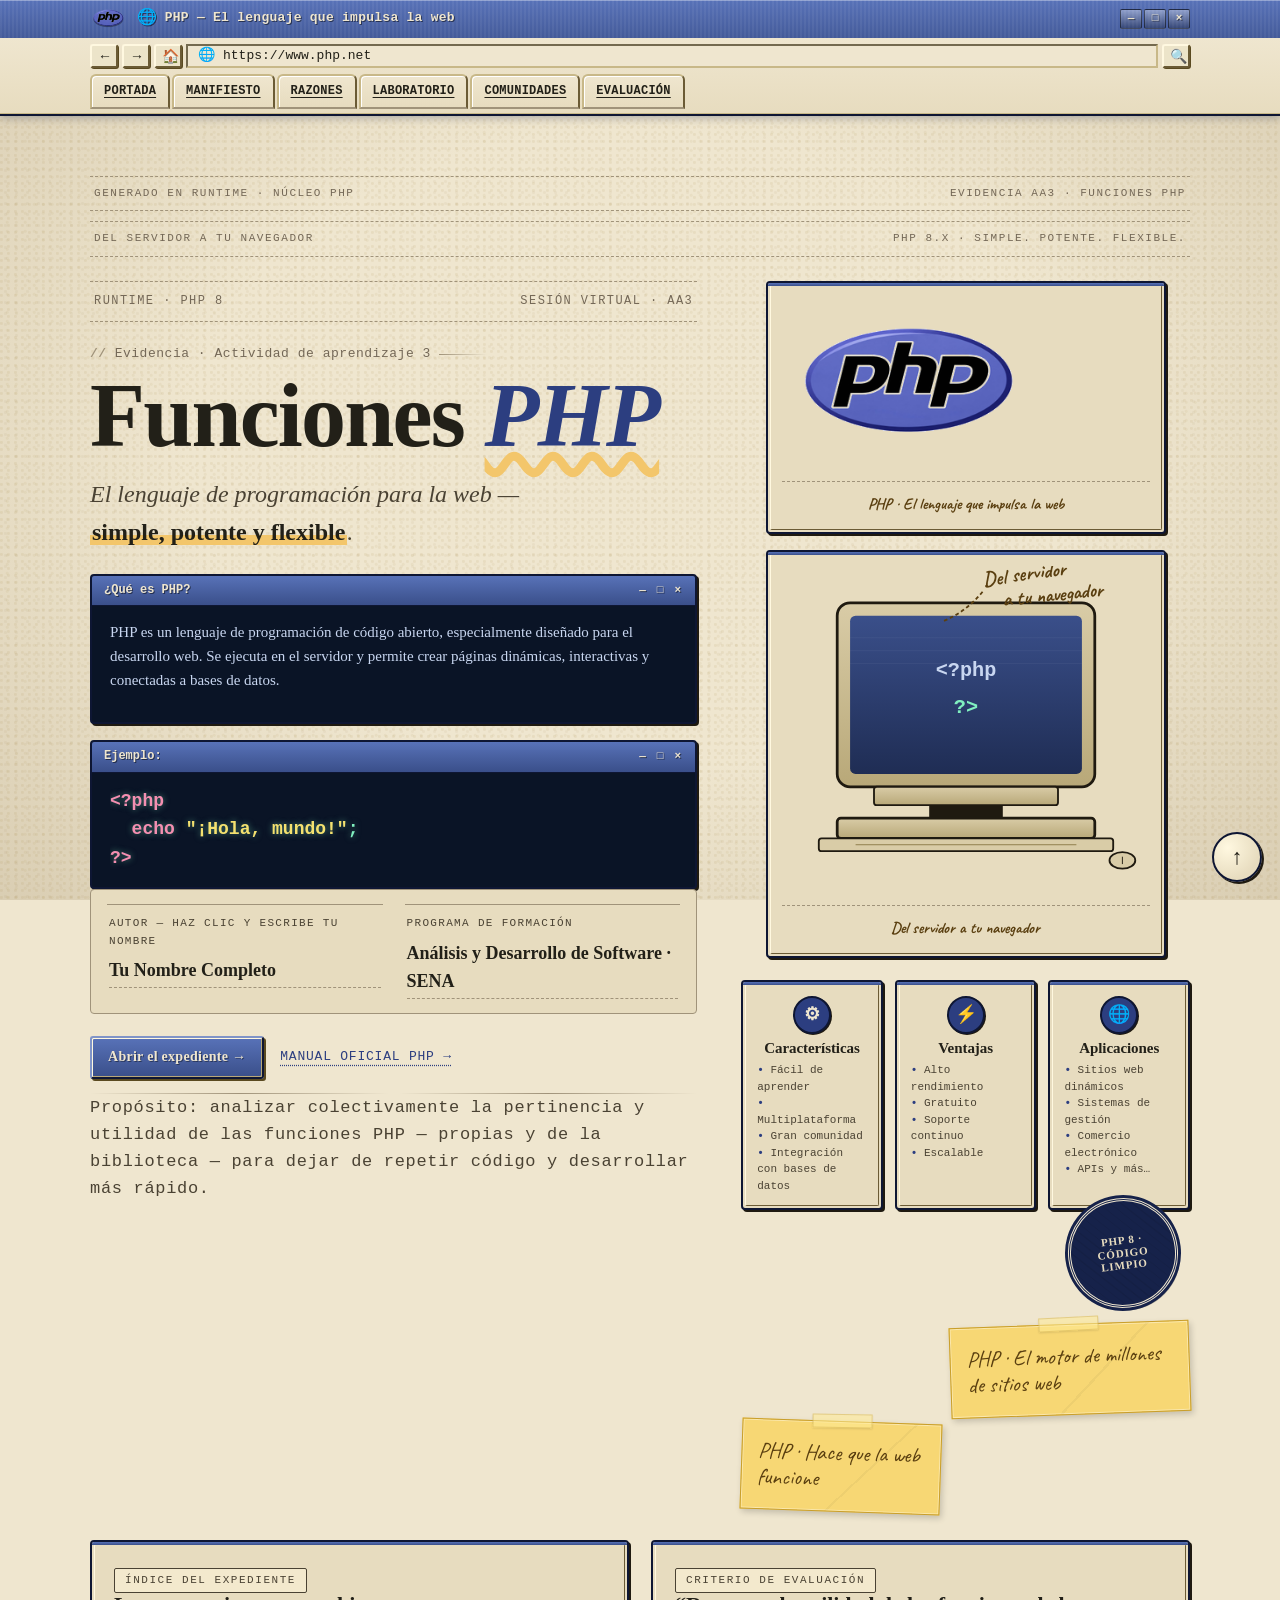
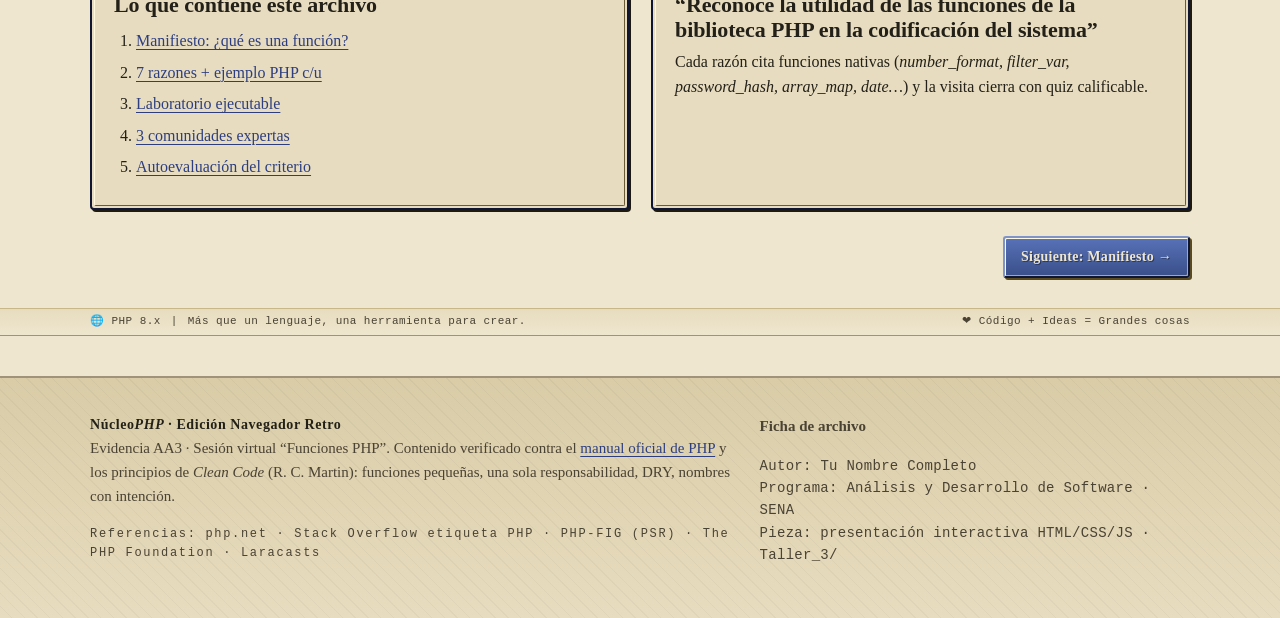
<file: index.html>
<!DOCTYPE html>
<html lang="es">
<head>
  <meta charset="UTF-8">
  <meta name="viewport" content="width=device-width, initial-scale=1.0">
  <title>PHP · El lenguaje que impulsa la web — Portada</title>
  <meta name="description" content="Presentación interactiva estilo navegador retro: Funciones PHP, Evidencia AA3. Portada.">

  <!-- Favicons -->
  <link rel="icon" href="assets/img/favicon.svg" type="image/svg+xml">
  <link rel="icon" href="assets/img/favicon-32.png" sizes="32x32" type="image/png">
  <link rel="apple-touch-icon" href="assets/img/favicon-180.png">

  <link rel="preconnect" href="https://fonts.googleapis.com">
  <link rel="preconnect" href="https://fonts.gstatic.com" crossorigin>
  <link href="https://fonts.googleapis.com/css2?family=Caveat:wght@500;700&family=Special+Elite&display=swap" rel="stylesheet">
  <link rel="stylesheet" href="css/tokens.css">
  <link rel="stylesheet" href="css/base.css">
  <link rel="stylesheet" href="css/components.css">
  <link rel="stylesheet" href="css/sections.css">
  <link rel="stylesheet" href="css/effects.css">
</head>
<body>

  <div class="loader" id="loader" role="status" aria-label="Cargando presentación">
    <div class="loader-box">
      <div class="brand">php · <b>El lenguaje que impulsa la web</b></div>
      <div class="loader-type" id="loaderType">Cargando php.net 8.x…</div>
      <div class="loader-bar"><i id="loaderBar"></i></div>
    </div>
  </div>

  <!-- Barra de título del navegador retro -->
  <div class="window-titlebar">
    <div class="window-titlebar-inner">
      <picture class="window-logo">
        <source srcset="assets/img/php-logo.png" media="(min-width: 480px)">
        <img src="assets/img/php-logo@2x.png" alt="Logo del lenguaje PHP: óvalo azul con el texto php en cursiva" width="64" height="42">
      </picture>
      <span class="window-icon" aria-hidden="true">🌐</span>
      <span class="window-title">PHP — El lenguaje que impulsa la web</span>
      <span class="window-controls" aria-hidden="true"><span>—</span><span>□</span><span>×</span></span>
    </div>
    <!-- Barra de herramientas / URL -->
    <div class="window-toolbar">
      <div class="toolbar-row">
        <button class="tool-btn" aria-label="Atrás">←</button>
        <button class="tool-btn" aria-label="Adelante">→</button>
        <button class="tool-btn" aria-label="Inicio">🏠</button>
        <div class="url-bar">
          <span>🌐</span>
          <input type="text" value="https://www.php.net" aria-label="Dirección" disabled>
        </div>
        <button class="tool-btn" aria-label="Buscar">🔍</button>
      </div>
      <!-- Pestañas de capítulos -->
      <div class="window-tabs">
        <nav class="nav-links" aria-label="Capítulos">
          <a href="index.html" class="active">Portada</a>
          <a href="manifiesto.html">Manifiesto</a>
          <a href="razones.html">Razones</a>
          <a href="laboratorio.html">Laboratorio</a>
          <a href="comunidades.html">Comunidades</a>
          <a href="evaluacion.html">Evaluación</a>
        </nav>
      </div>
    </div>
    <div class="progress-ribbon"><i id="progressBar"></i></div>
  </div>

  <main>
    <section class="chapter hero wrap" id="portada" data-chapter>
      <div class="imprint" aria-label="Pie de imprenta">
        <span>Generado en runtime · Núcleo PHP</span>
        <span>Evidencia AA3 · Funciones PHP</span>
      </div>

      <div class="imprint" style="margin-top:10px" aria-label="Run banner">
        <span>Del servidor a tu navegador</span>
        <span>PHP 8.x · Simple. Potente. Flexible.</span>
      </div>

      <div class="hero-stage">
        <div>
          <div class="hero-issue">
            <span>Runtime · PHP 8</span>
            <span>Sesión virtual · AA3</span>
          </div>

          <p class="kicker">Evidencia · Actividad de aprendizaje 3</p>
          <h1 class="hero-behemoth">Funciones <em>PHP</em></h1>
          <p class="hero-dek">El lenguaje de programación para la web — <b>simple, potente y flexible</b>.</p>

          <div class="hero-window">
            <header class="window-tab"><span>¿Qué es PHP?</span><span class="wc">— □ ×</span></header>
            <div class="window-body">
              <p>PHP es un lenguaje de programación de código abierto, especialmente diseñado para el desarrollo web. Se ejecuta en el servidor y permite crear páginas dinámicas, interactivas y conectadas a bases de datos.</p>
            </div>
          </div>

          <div class="hero-window">
            <header class="window-tab"><span>Ejemplo:</span><span class="wc">— □ ×</span></header>
            <div class="window-body example-body">
              <pre><code><span class="tok-k">&lt;?php</span>
  <span class="tok-k">echo</span> <span class="tok-s">"¡Hola, mundo!"</span>;
<span class="tok-k">?&gt;</span></code></pre>
            </div>
          </div>

          <div class="hero-ledger">
            <div>
              <small>Autor — haz clic y escribe tu nombre</small>
              <div contenteditable="true" data-author spellcheck="false">Tu Nombre Completo</div>
            </div>
            <div>
              <small>Programa de formación</small>
              <div contenteditable="true" spellcheck="false">Análisis y Desarrollo de Software · SENA</div>
            </div>
          </div>

          <div class="hero-cta">
            <a class="btn btn-wax" href="razones.html" style="text-decoration:none">Abrir el expediente →</a>
            <a class="hero-link" href="https://www.php.net/manual/es/language.functions.php" target="_blank" rel="noopener">Manual oficial PHP →</a>
          </div>

          <div class="rule"></div>
          <p style="font-size:17px;color:var(--ink-soft);font-family:var(--font-type);letter-spacing:.04em">Propósito: analizar colectivamente la pertinencia y utilidad de las funciones PHP — propias y de la biblioteca — para dejar de repetir código y desarrollar más rápido.</p>
        </div>

        <div class="stage-side">
          <!-- Logo PHP oficial (imagen recortada con fondo transparente) -->
          <figure class="plate framed reveal" aria-label="Logo PHP">
            <picture>
              <source srcset="assets/img/php-logo.png" media="(min-width: 480px)">
              <img src="assets/img/php-logo@2x.png"
                   alt="Logo oficial del lenguaje PHP: óvalo azul con el texto php en cursiva color crema"
                   width="256" height="168">
            </picture>
            <figcaption>PHP · El lenguaje que impulsa la web</figcaption>
          </figure>

          <!-- Computadora CRT -->
          <figure class="plate framed reveal" aria-label="Computadora CRT">
            <svg viewBox="0 0 400 360" role="img" aria-label="Computadora con consola PHP">
              <defs>
                <linearGradient id="beigeGrad" x1="0" y1="0" x2="0" y2="1">
                  <stop offset="0" stop-color="#d9cca7"/>
                  <stop offset="1" stop-color="#b8a878"/>
                </linearGradient>
                <linearGradient id="crtScreen" x1="0" y1="0" x2="0" y2="1">
                  <stop offset="0" stop-color="#3a4f8a"/>
                  <stop offset="1" stop-color="#1f2d54"/>
                </linearGradient>
              </defs>
              <!-- Monitor -->
              <rect x="60" y="40" width="280" height="200" rx="14" fill="url(#beigeGrad)" stroke="#1f1a10" stroke-width="3"/>
              <rect x="74" y="54" width="252" height="172" rx="6" fill="url(#crtScreen)"/>
              <!-- Texto en pantalla -->
              <text x="200" y="120" text-anchor="middle" font-family="'Courier New', monospace" font-size="22" font-weight="700" fill="#c8d6f0">&lt;?php</text>
              <text x="200" y="160" text-anchor="middle" font-family="'Courier New', monospace" font-size="22" font-weight="700" fill="#80f0c0">?&gt;</text>
              <!-- Scanlines -->
              <line x1="74" y1="78" x2="326" y2="78" stroke="rgba(255,255,255,0.05)" stroke-width="1"/>
              <line x1="74" y1="92" x2="326" y2="92" stroke="rgba(255,255,255,0.05)" stroke-width="1"/>
              <line x1="74" y1="106" x2="326" y2="106" stroke="rgba(255,255,255,0.05)" stroke-width="1"/>
              <!-- Base del monitor -->
              <rect x="100" y="240" width="200" height="20" rx="3" fill="url(#beigeGrad)" stroke="#1f1a10" stroke-width="2"/>
              <rect x="160" y="260" width="80" height="14" fill="#1f1a10"/>
              <rect x="60" y="274" width="280" height="22" rx="4" fill="url(#beigeGrad)" stroke="#1f1a10" stroke-width="3"/>
              <!-- Teclado -->
              <rect x="40" y="296" width="320" height="14" rx="3" fill="#d9cca7" stroke="#1f1a10" stroke-width="2"/>
              <!-- Líneas de teclas -->
              <line x1="80" y1="303" x2="320" y2="303" stroke="#8b7a45" stroke-width="1"/>
              <!-- Mouse -->
              <ellipse cx="370" cy="320" rx="14" ry="9" fill="#d9cca7" stroke="#1f1a10" stroke-width="2"/>
              <line x1="370" y1="316" x2="370" y2="324" stroke="#1f1a10" stroke-width="1"/>
              <!-- Anotación manuscrita -->
              <text x="220" y="22" font-family="'Caveat', cursive" font-size="22" font-weight="700" fill="#5a3f10" transform="rotate(-8 220 22)">Del servidor</text>
              <text x="240" y="44" font-family="'Caveat', cursive" font-size="22" font-weight="700" fill="#5a3f10" transform="rotate(-6 240 44)">a tu navegador</text>
              <path d="M218 28 Q 200 50 175 60" stroke="#5a3f10" stroke-width="2" fill="none" stroke-dasharray="4 3"/>
            </svg>
            <figcaption>Del servidor a tu navegador</figcaption>
          </figure>

          <!-- Tres columnas de bullets -->
          <div class="hero-cards">
            <div class="hero-card framed">
              <div class="hero-card-icon"><span>⚙</span></div>
              <h2>Características</h2>
              <ul>
                <li>Fácil de aprender</li>
                <li>Multiplataforma</li>
                <li>Gran comunidad</li>
                <li>Integración con bases de datos</li>
              </ul>
            </div>
            <div class="hero-card framed">
              <div class="hero-card-icon"><span>⚡</span></div>
              <h2>Ventajas</h2>
              <ul>
                <li>Alto rendimiento</li>
                <li>Gratuito</li>
                <li>Soporte continuo</li>
                <li>Escalable</li>
              </ul>
            </div>
            <div class="hero-card framed">
              <div class="hero-card-icon"><span>🌐</span></div>
              <h2>Aplicaciones</h2>
              <ul>
                <li>Sitios web dinámicos</li>
                <li>Sistemas de gestión</li>
                <li>Comercio electrónico</li>
                <li>APIs y más…</li>
              </ul>
            </div>
          </div>

          <!-- Sello redondo rojo/oficial -->
          <div class="seal stamp-in">PHP 8 · Código limpio</div>

          <!-- Notas adhesivas manuscritas -->
          <div class="sticky sticky-right">
            PHP · El motor de millones de sitios web
          </div>
          <div class="sticky sticky-left">
            PHP · Hace que la web funcione
          </div>
        </div>
      </div>

      <div class="dossier-row">
        <div class="ticket framed reveal">
          <span class="tag">Índice del expediente</span>
          <h3>Lo que contiene este archivo</h3>
          <ol>
            <li><a href="manifiesto.html">Manifiesto: ¿qué es una función?</a></li>
            <li><a href="razones.html">7 razones + ejemplo PHP c/u</a></li>
            <li><a href="laboratorio.html">Laboratorio ejecutable</a></li>
            <li><a href="comunidades.html">3 comunidades expertas</a></li>
            <li><a href="evaluacion.html">Autoevaluación del criterio</a></li>
          </ol>
        </div>
        <div class="ticket framed reveal">
          <span class="tag">Criterio de evaluación</span>
          <h3>“Reconoce la utilidad de las funciones de la biblioteca PHP en la codificación del sistema”</h3>
          <p style="font-size:16px">Cada razón cita funciones nativas (<i>number_format, filter_var, password_hash, array_map, date…</i>) y la visita cierra con quiz calificable.</p>
        </div>
      </div>
      <div style="display:flex;justify-content:flex-end;gap:10px;margin-top:26px;flex-wrap:wrap">
        <a class="btn btn-wax" href="manifiesto.html" style="text-decoration:none">Siguiente: Manifiesto →</a>
      </div>
    </section>
  </main>

  <!-- Footer estilo barra de estado del navegador -->
  <div class="window-statusbar">
    <div class="wrap window-statusbar-inner">
      <span>🌐 PHP 8.x</span>
      <span>|</span>
      <span>Más que un lenguaje, una herramienta para crear.</span>
      <span style="margin-left:auto">❤ Código + Ideas = Grandes cosas</span>
    </div>
  </div>

  <footer class="footer">
    <div class="wrap footer-grid">
      <div>
        <div class="brand">Núcleo<b>PHP</b> · Edición Navegador Retro</div>
        <p>Evidencia AA3 · Sesión virtual “Funciones PHP”. Contenido verificado contra el <a href="https://www.php.net/manual/es/language.functions.php" target="_blank" rel="noopener">manual oficial de PHP</a> y los principios de <i>Clean Code</i> (R. C. Martin): funciones pequeñas, una sola responsabilidad, DRY, nombres con intención.</p>
        <p style="font-family:var(--font-type);font-size:12px;letter-spacing:.14em">Referencias: php.net · Stack Overflow etiqueta PHP · PHP-FIG (PSR) · The PHP Foundation · Laracasts</p>
      </div>
      <div>
        <p><b>Ficha de archivo</b></p>
        <p style="font-family:var(--font-type);font-size:14px;letter-spacing:.02em">Autor: <span data-author>Tu Nombre Completo</span><br>Programa: Análisis y Desarrollo de Software · SENA<br>Pieza: presentación interactiva HTML/CSS/JS · Taller_3/</p>
      </div>
    </div>
  </footer>

  <button class="to-top" id="toTop" aria-label="Volver arriba">↑</button>

  <script src="js/data.js"></script>
  <script src="js/navigation.js"></script>
  <script src="js/effects.js"></script>
  <script src="js/codelab.js"></script>
  <script src="js/quiz.js"></script>
  <script src="js/app.js"></script>
</body>
</html>
</file>
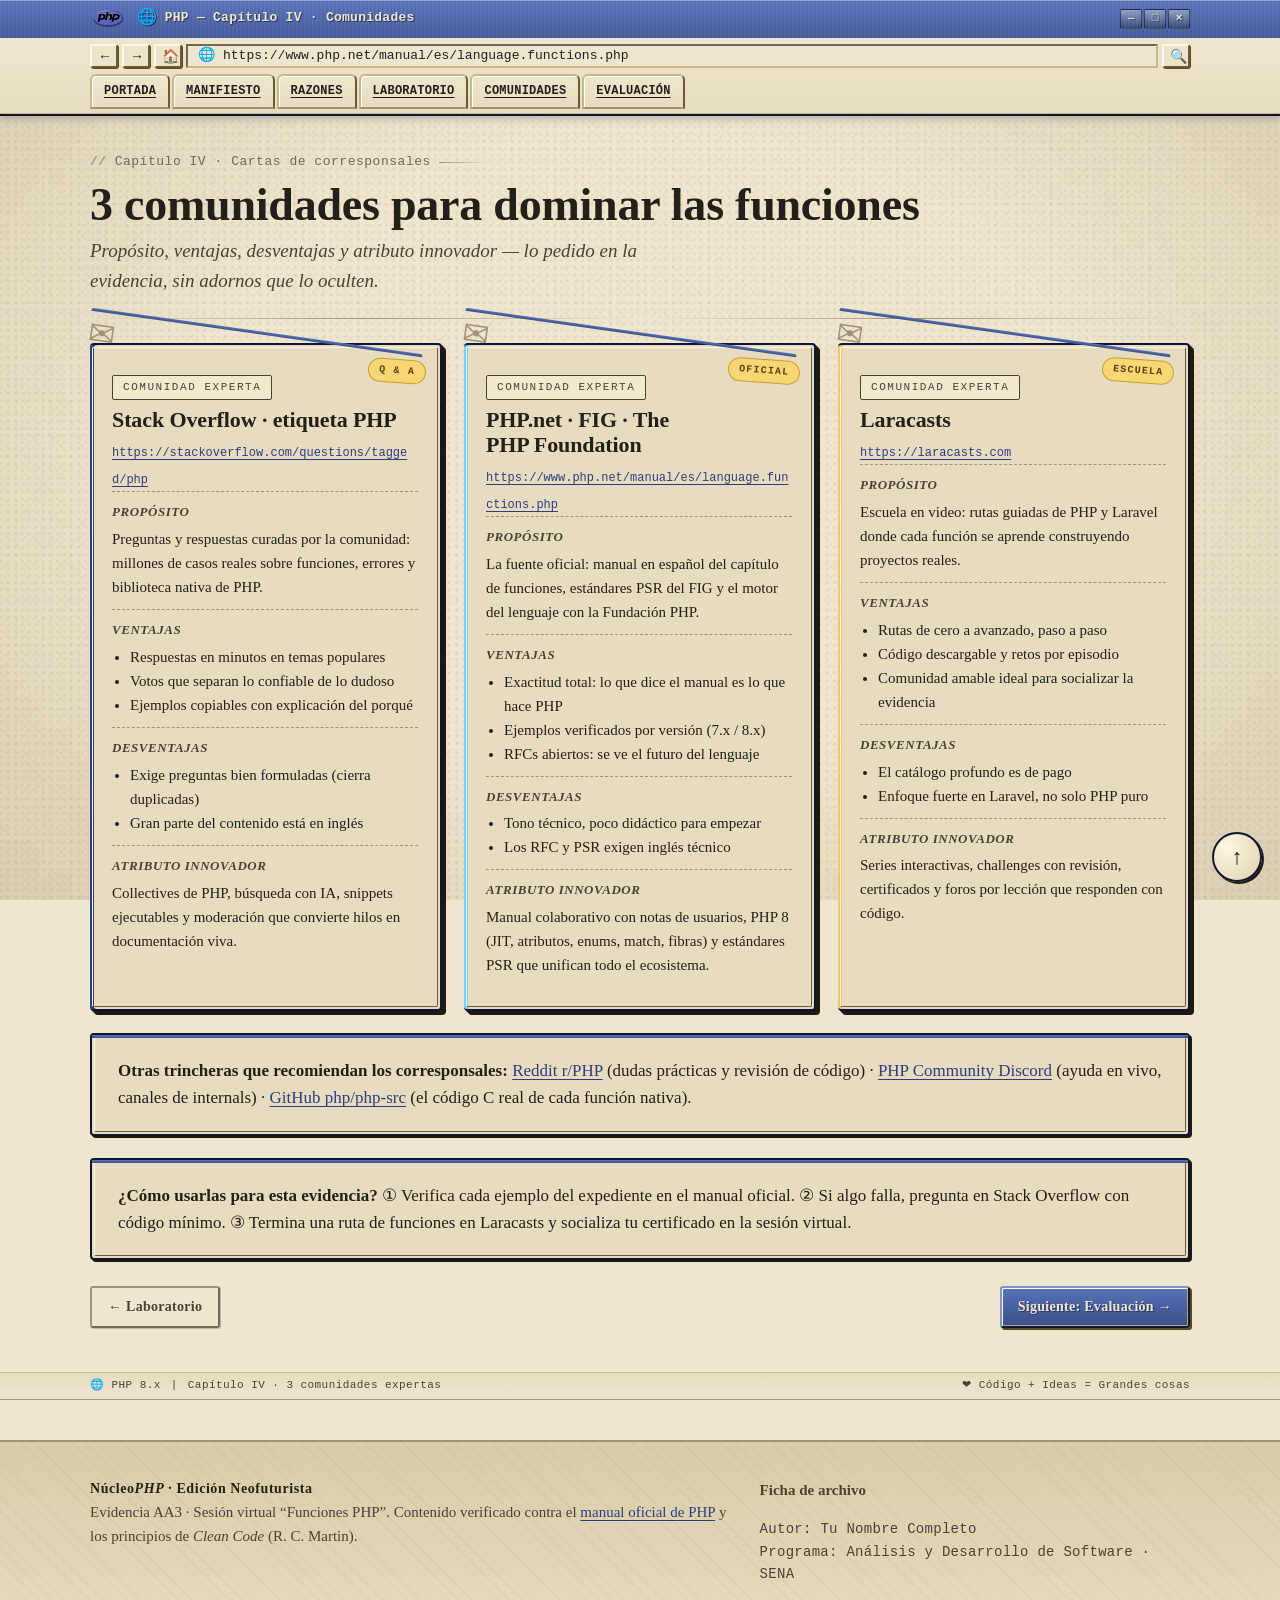
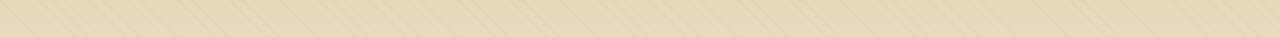
<file: comunidades.html>
<!DOCTYPE html>
<html lang="es">
<head>
  <meta charset="UTF-8">
  <meta name="viewport" content="width=device-width, initial-scale=1.0">
  <title>Capítulo IV · Comunidades — Funciones PHP</title>
  <meta name="description" content="3 comunidades expertas para dominar funciones PHP. Evidencia AA3.">

  <!-- Favicons -->
  <link rel="icon" href="assets/img/favicon.svg" type="image/svg+xml">
  <link rel="icon" href="assets/img/favicon-32.png" sizes="32x32" type="image/png">
  <link rel="apple-touch-icon" href="assets/img/favicon-180.png">

  <link rel="preconnect" href="https://fonts.googleapis.com">
  <link rel="preconnect" href="https://fonts.gstatic.com" crossorigin>
  <link href="https://fonts.googleapis.com/css2?family=Caveat:wght@500;700&family=Special+Elite&display=swap" rel="stylesheet">
  <link rel="stylesheet" href="css/tokens.css">
  <link rel="stylesheet" href="css/base.css">
  <link rel="stylesheet" href="css/components.css">
  <link rel="stylesheet" href="css/sections.css">
  <link rel="stylesheet" href="css/effects.css">
</head>
<body>

  <div class="loader" id="loader" role="status" aria-label="Cargando presentación">
    <div class="loader-box">
      <div class="brand">núcleo <b>PHP 8</b> · Funciones</div>
      <div class="loader-type" id="loaderType">Inicializando runtime…</div>
      <div class="loader-bar"><i id="loaderBar"></i></div>
    </div>
  </div>

  <div class="window-titlebar">
    <div class="window-titlebar-inner">
      <picture class="window-logo">
        <source srcset="assets/img/php-logo.png" media="(min-width: 480px)">
        <img src="assets/img/php-logo@2x.png" alt="Logo del lenguaje PHP: óvalo azul con el texto php en cursiva" width="64" height="42">
      </picture>
      <span class="window-icon" aria-hidden="true">🌐</span>
      <span class="window-title">PHP — Capítulo IV · Comunidades</span>
      <span class="window-controls" aria-hidden="true"><span>—</span><span>□</span><span>×</span></span>
    </div>
    <div class="window-toolbar">
      <div class="toolbar-row">
        <button class="tool-btn" aria-label="Atrás">←</button>
        <button class="tool-btn" aria-label="Adelante">→</button>
        <button class="tool-btn" aria-label="Inicio">🏠</button>
        <div class="url-bar">
          <span>🌐</span>
          <input type="text" value="https://www.php.net/manual/es/language.functions.php" aria-label="Dirección" disabled>
        </div>
        <button class="tool-btn" aria-label="Buscar">🔍</button>
      </div>
      <div class="window-tabs">
        <nav class="nav-links" aria-label="Capítulos">
          <a href="index.html">Portada</a>
          <a href="manifiesto.html">Manifiesto</a>
          <a href="razones.html">Razones</a>
          <a href="laboratorio.html">Laboratorio</a>
          <a href="comunidades.html" class="active">Comunidades</a>
          <a href="evaluacion.html">Evaluación</a>
        </nav>
      </div>
    </div>
    <div class="progress-ribbon"><i id="progressBar"></i></div>
  </div>

  <main>
    <section class="chapter wrap" id="comunidades" data-chapter>
      <p class="kicker reveal">Capítulo IV · Cartas de corresponsales</p>
      <h2 class="chapter-title reveal">3 comunidades para dominar las funciones</h2>
      <p class="chapter-sub reveal">Propósito, ventajas, desventajas y atributo innovador — lo pedido en la evidencia, sin adornos que lo oculten.</p>
      <div class="rule"></></div>
      <div class="community-grid" id="communityMount"></div>
      <div class="framed definition reveal" style="margin-top:22px;padding:22px 26px">
        <b>Otras trincheras que recomiendan los corresponsales:</b>
        <a href="https://www.reddit.com/r/PHP/" target="_blank" rel="noopener">Reddit r/PHP</a> (dudas prácticas y revisión de código) ·
        <a href="https://phpc.chat/" target="_blank" rel="noopener">PHP Community Discord</a> (ayuda en vivo, canales de internals) ·
        <a href="https://github.com/php/php-src" target="_blank" rel="noopener">GitHub php/php-src</a> (el código C real de cada función nativa).
      </div>
      <div class="framed definition reveal" style="margin-top:22px;padding:22px 26px">
        <b>¿Cómo usarlas para esta evidencia?</b> ① Verifica cada ejemplo del expediente en el manual oficial. ② Si algo falla, pregunta en Stack Overflow con código mínimo. ③ Termina una ruta de funciones en Laracasts y socializa tu certificado en la sesión virtual.
      </div>
      <div style="display:flex;justify-content:space-between;gap:10px;margin-top:26px;flex-wrap:wrap">
        <a class="btn btn-ghost" href="laboratorio.html" style="text-decoration:none">← Laboratorio</a>
        <a class="btn btn-wax" href="evaluacion.html" style="text-decoration:none">Siguiente: Evaluación →</a>
      </div>
    </section>
  </main>

  <!-- Statusbar estilo barra inferior del navegador -->
  <div class="window-statusbar">
    <div class="wrap window-statusbar-inner">
      <span>🌐 PHP 8.x</span>
      <span>|</span>
      <span>Capítulo IV · 3 comunidades expertas</span>
      <span style="margin-left:auto">❤ Código + Ideas = Grandes cosas</span>
    </div>
  </div>

  <footer class="footer">
    <div class="wrap footer-grid">
      <div>
        <div class="brand">Núcleo<b>PHP</b> · Edición Neofuturista</div>
        <p>Evidencia AA3 · Sesión virtual “Funciones PHP”. Contenido verificado contra el <a href="https://www.php.net/manual/es/language.functions.php" target="_blank" rel="noopener">manual oficial de PHP</a> y los principios de <i>Clean Code</i> (R. C. Martin).</p>
      </div>
      <div>
        <p><b>Ficha de archivo</b></p>
        <p style="font-family:var(--font-type);font-size:14px;letter-spacing:.02em">Autor: <span data-author>Tu Nombre Completo</span><br>Programa: Análisis y Desarrollo de Software · SENA</p>
      </div>
    </div>
  </footer>

  <button class="to-top" id="toTop" aria-label="Volver arriba">↑</button>

  <script src="js/data.js"></script>
  <script src="js/navigation.js"></script>
  <script src="js/effects.js"></script>
  <script src="js/codelab.js"></script>
  <script src="js/quiz.js"></script>
  <script src="js/app.js"></script>
</body>
</html>
</file>
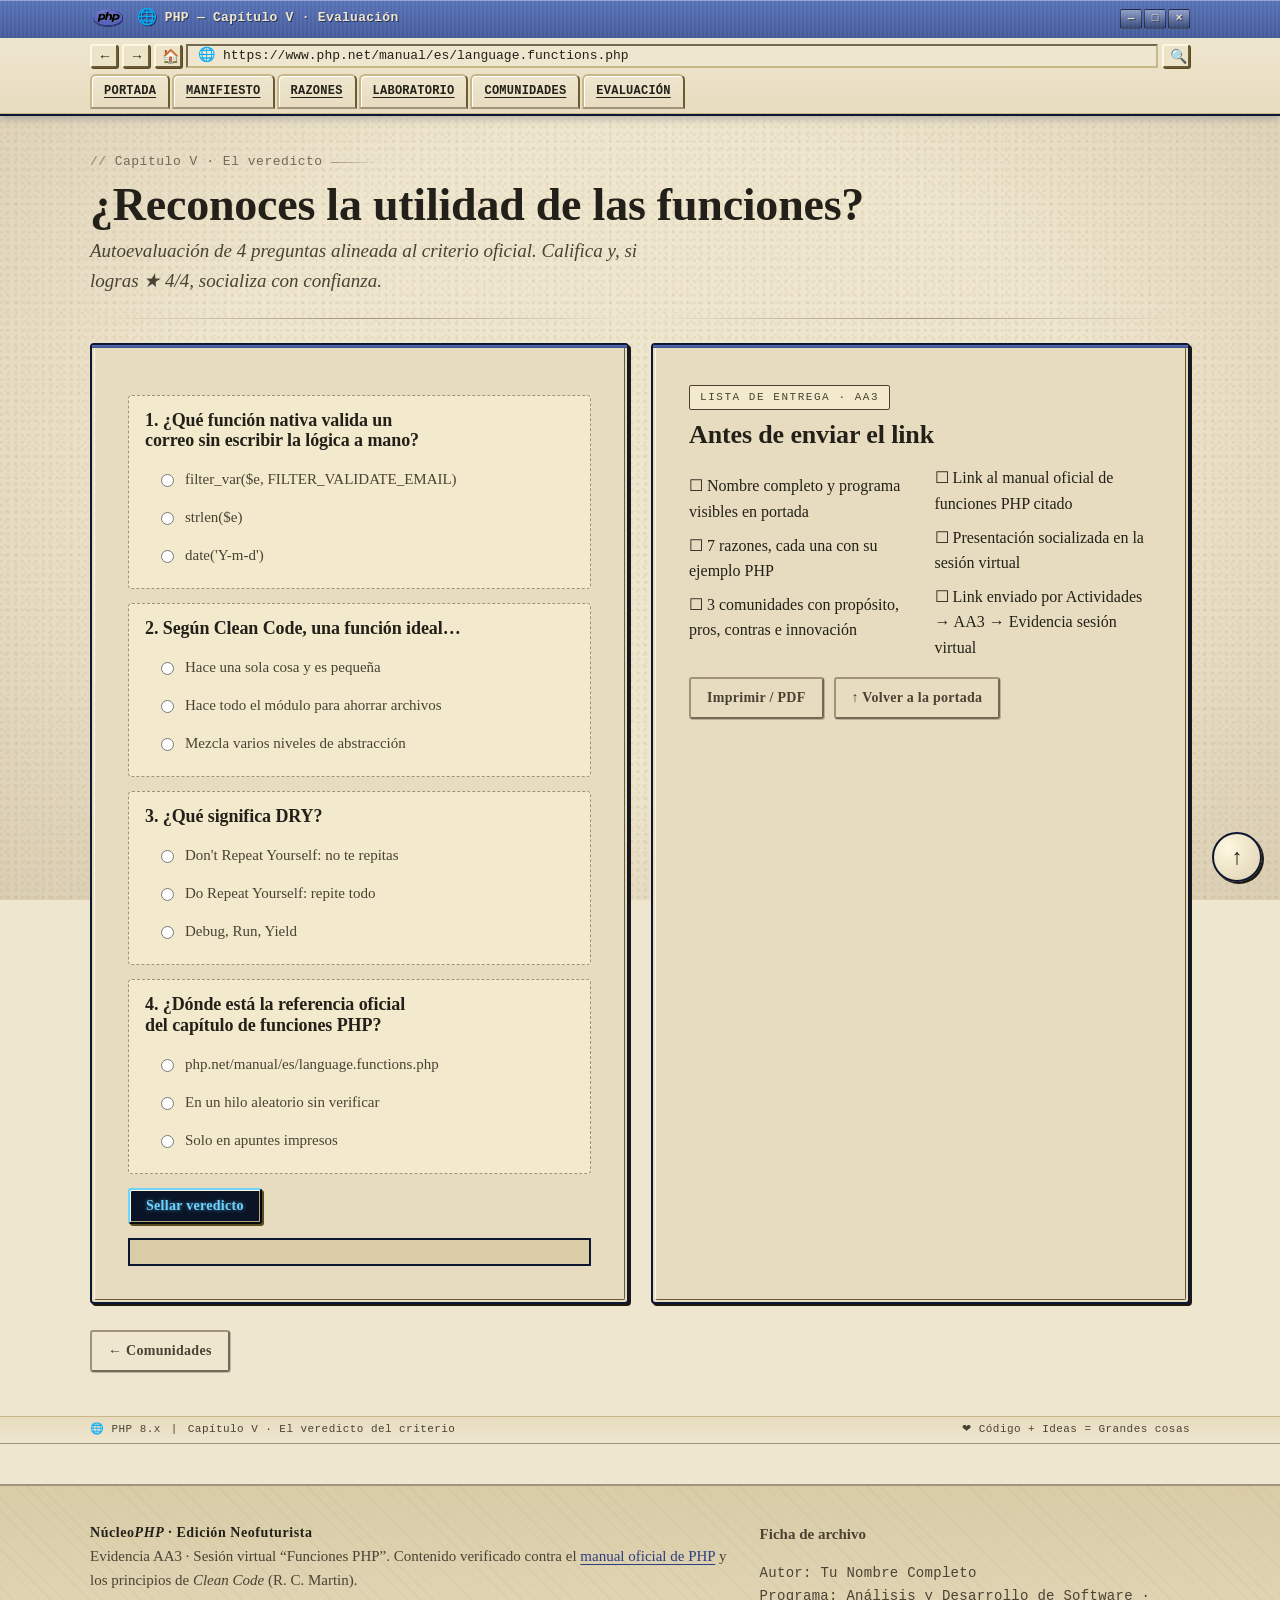
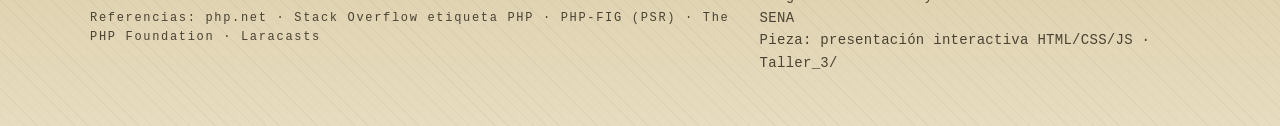
<file: evaluacion.html>
<!DOCTYPE html>
<html lang="es">
<head>
  <meta charset="UTF-8">
  <meta name="viewport" content="width=device-width, initial-scale=1.0">
  <title>Capítulo V · Evaluación — Funciones PHP</title>
  <meta name="description" content="Autoevaluación del criterio y lista de entrega. Evidencia AA3.">

  <!-- Favicons -->
  <link rel="icon" href="assets/img/favicon.svg" type="image/svg+xml">
  <link rel="icon" href="assets/img/favicon-32.png" sizes="32x32" type="image/png">
  <link rel="apple-touch-icon" href="assets/img/favicon-180.png">

  <link rel="preconnect" href="https://fonts.googleapis.com">
  <link rel="preconnect" href="https://fonts.gstatic.com" crossorigin>
  <link href="https://fonts.googleapis.com/css2?family=Caveat:wght@500;700&family=Special+Elite&display=swap" rel="stylesheet">
  <link rel="stylesheet" href="css/tokens.css">
  <link rel="stylesheet" href="css/base.css">
  <link rel="stylesheet" href="css/components.css">
  <link rel="stylesheet" href="css/sections.css">
  <link rel="stylesheet" href="css/effects.css">
</head>
<body>

  <div class="loader" id="loader" role="status" aria-label="Cargando presentación">
    <div class="loader-box">
      <div class="brand">núcleo <b>PHP 8</b> · Funciones</div>
      <div class="loader-type" id="loaderType">Inicializando runtime…</div>
      <div class="loader-bar"><i id="loaderBar"></i></div>
    </div>
  </div>

  <div class="window-titlebar">
    <div class="window-titlebar-inner">
      <picture class="window-logo">
        <source srcset="assets/img/php-logo.png" media="(min-width: 480px)">
        <img src="assets/img/php-logo@2x.png" alt="Logo del lenguaje PHP: óvalo azul con el texto php en cursiva" width="64" height="42">
      </picture>
      <span class="window-icon" aria-hidden="true">🌐</span>
      <span class="window-title">PHP — Capítulo V · Evaluación</span>
      <span class="window-controls" aria-hidden="true"><span>—</span><span>□</span><span>×</span></span>
    </div>
    <div class="window-toolbar">
      <div class="toolbar-row">
        <button class="tool-btn" aria-label="Atrás">←</button>
        <button class="tool-btn" aria-label="Adelante">→</button>
        <button class="tool-btn" aria-label="Inicio">🏠</button>
        <div class="url-bar">
          <span>🌐</span>
          <input type="text" value="https://www.php.net/manual/es/language.functions.php" aria-label="Dirección" disabled>
        </div>
        <button class="tool-btn" aria-label="Buscar">🔍</button>
      </div>
      <div class="window-tabs">
        <nav class="nav-links" aria-label="Capítulos">
          <a href="index.html">Portada</a>
          <a href="manifiesto.html">Manifiesto</a>
          <a href="razones.html">Razones</a>
          <a href="laboratorio.html">Laboratorio</a>
          <a href="comunidades.html">Comunidades</a>
          <a href="evaluacion.html" class="active">Evaluación</a>
        </nav>
      </div>
    </div>
    <div class="progress-ribbon"><i id="progressBar"></i></div>
  </div>

  <main>
    <section class="chapter wrap" id="evaluacion" data-chapter>
      <p class="kicker reveal">Capítulo V · El veredicto</p>
      <h2 class="chapter-title reveal">¿Reconoces la utilidad de las funciones?</h2>
      <p class="chapter-sub reveal">Autoevaluación de 4 preguntas alineada al criterio oficial. Califica y, si logras ★ 4/4, socializa con confianza.</p>
      <div class="rule"></></div>
      <div class="two-col" style="margin-top:24px">
        <div class="framed quiz reveal">
          <div id="quizMount"></div>
          <button class="btn btn-brass" id="quizGrade">Sellar veredicto</button>
          <div class="quiz-result" id="quizResult"></div>
        </div>
        <div class="framed quiz reveal">
          <span class="tag">Lista de entrega · AA3</span>
          <h3 style="font-size:26px;margin:10px 0">Antes de enviar el link</h3>
          <ul class="checklist">
            <li>☐ Nombre completo y programa visibles en portada</li>
            <li>☐ 7 razones, cada una con su ejemplo PHP</li>
            <li>☐ 3 comunidades con propósito, pros, contras e innovación</li>
            <li>☐ Link al manual oficial de funciones PHP citado</li>
            <li>☐ Presentación socializada en la sesión virtual</li>
            <li>☐ Link enviado por Actividades → AA3 → Evidencia sesión virtual</li>
          </ul>
          <div style="display:flex;gap:10px;flex-wrap:wrap;margin-top:16px">
            <button class="btn btn-ghost" onclick="print()">Imprimir / PDF</button>
            <a class="btn btn-ghost" href="index.html" style="text-decoration:none">↑ Volver a la portada</a>
          </div>
        </div>
      </div>
      <div style="display:flex;justify-content:flex-start;gap:10px;margin-top:26px;flex-wrap:wrap">
        <a class="btn btn-ghost" href="comunidades.html" style="text-decoration:none">← Comunidades</a>
      </div>
    </section>
  </main>

  <!-- Statusbar estilo barra inferior del navegador -->
  <div class="window-statusbar">
    <div class="wrap window-statusbar-inner">
      <span>🌐 PHP 8.x</span>
      <span>|</span>
      <span>Capítulo V · El veredicto del criterio</span>
      <span style="margin-left:auto">❤ Código + Ideas = Grandes cosas</span>
    </div>
  </div>

  <footer class="footer">
    <div class="wrap footer-grid">
      <div>
        <div class="brand">Núcleo<b>PHP</b> · Edición Neofuturista</div>
        <p>Evidencia AA3 · Sesión virtual “Funciones PHP”. Contenido verificado contra el <a href="https://www.php.net/manual/es/language.functions.php" target="_blank" rel="noopener">manual oficial de PHP</a> y los principios de <i>Clean Code</i> (R. C. Martin).</p>
        <p style="font-family:var(--font-type);font-size:12px;letter-spacing:.14em">Referencias: php.net · Stack Overflow etiqueta PHP · PHP-FIG (PSR) · The PHP Foundation · Laracasts</p>
      </div>
      <div>
        <p><b>Ficha de archivo</b></p>
        <p style="font-family:var(--font-type);font-size:14px;letter-spacing:.02em">Autor: <span data-author>Tu Nombre Completo</span><br>Programa: Análisis y Desarrollo de Software · SENA<br>Pieza: presentación interactiva HTML/CSS/JS · Taller_3/</p>
      </div>
    </div>
  </footer>

  <button class="to-top" id="toTop" aria-label="Volver arriba">↑</button>

  <script src="js/data.js"></script>
  <script src="js/navigation.js"></script>
  <script src="js/effects.js"></script>
  <script src="js/codelab.js"></script>
  <script src="js/quiz.js"></script>
  <script src="js/app.js"></script>
</body>
</html>
</file>
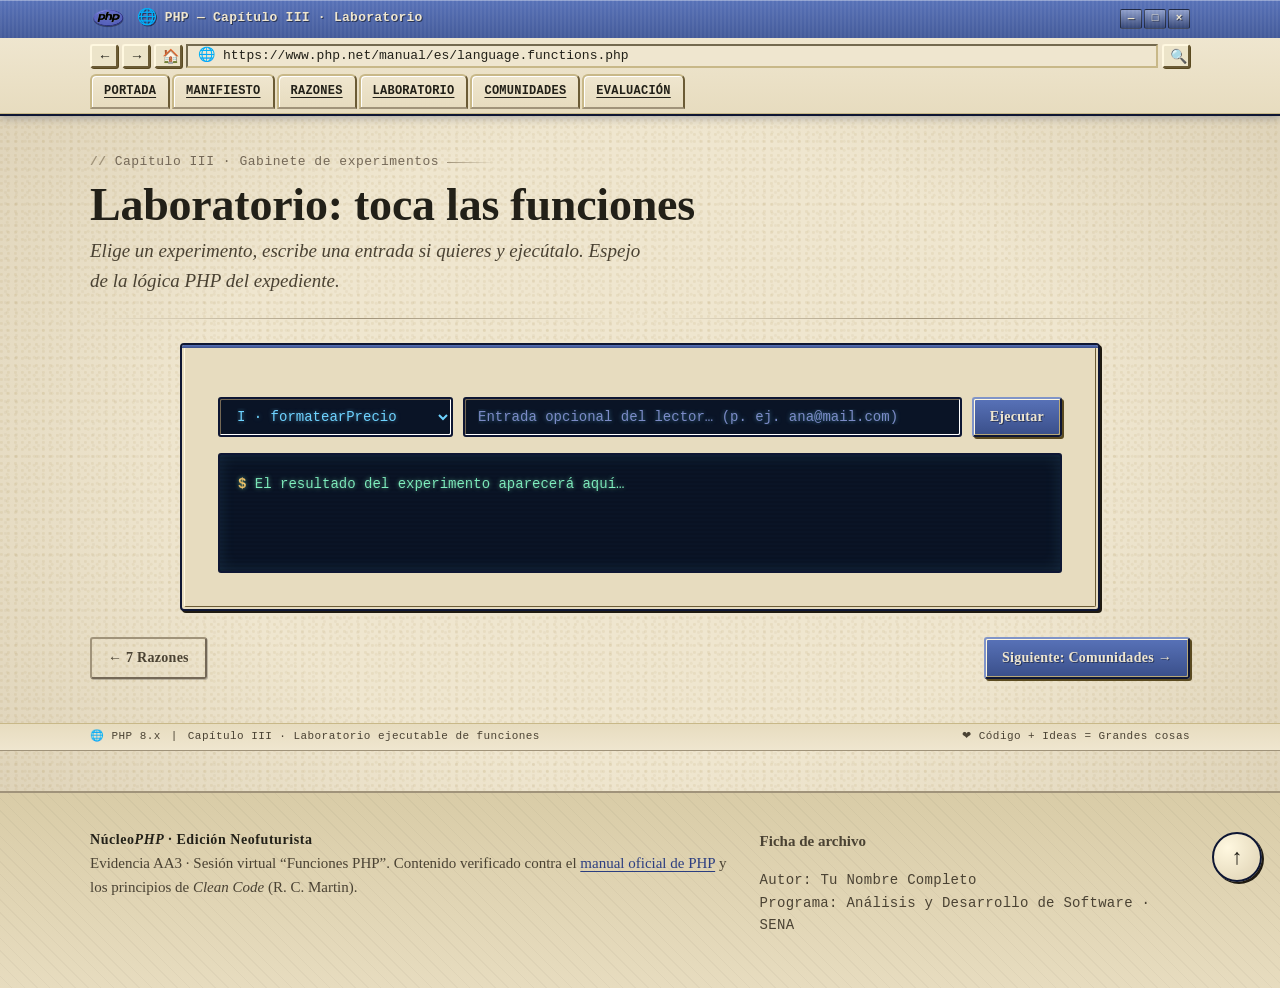
<file: laboratorio.html>
<!DOCTYPE html>
<html lang="es">
<head>
  <meta charset="UTF-8">
  <meta name="viewport" content="width=device-width, initial-scale=1.0">
  <title>Capítulo III · Laboratorio — Funciones PHP</title>
  <meta name="description" content="Laboratorio ejecutable de funciones PHP. Evidencia AA3.">

  <!-- Favicons -->
  <link rel="icon" href="assets/img/favicon.svg" type="image/svg+xml">
  <link rel="icon" href="assets/img/favicon-32.png" sizes="32x32" type="image/png">
  <link rel="apple-touch-icon" href="assets/img/favicon-180.png">

  <link rel="preconnect" href="https://fonts.googleapis.com">
  <link rel="preconnect" href="https://fonts.gstatic.com" crossorigin>
  <link href="https://fonts.googleapis.com/css2?family=Caveat:wght@500;700&family=Special+Elite&display=swap" rel="stylesheet">
  <link rel="stylesheet" href="css/tokens.css">
  <link rel="stylesheet" href="css/base.css">
  <link rel="stylesheet" href="css/components.css">
  <link rel="stylesheet" href="css/sections.css">
  <link rel="stylesheet" href="css/effects.css">
</head>
<body>

  <div class="loader" id="loader" role="status" aria-label="Cargando presentación">
    <div class="loader-box">
      <div class="brand">núcleo <b>PHP 8</b> · Funciones</div>
      <div class="loader-type" id="loaderType">Inicializando runtime…</div>
      <div class="loader-bar"><i id="loaderBar"></i></div>
    </div>
  </div>

  <div class="window-titlebar">
    <div class="window-titlebar-inner">
      <picture class="window-logo">
        <source srcset="assets/img/php-logo.png" media="(min-width: 480px)">
        <img src="assets/img/php-logo@2x.png" alt="Logo del lenguaje PHP: óvalo azul con el texto php en cursiva" width="64" height="42">
      </picture>
      <span class="window-icon" aria-hidden="true">🌐</span>
      <span class="window-title">PHP — Capítulo III · Laboratorio</span>
      <span class="window-controls" aria-hidden="true"><span>—</span><span>□</span><span>×</span></span>
    </div>
    <div class="window-toolbar">
      <div class="toolbar-row">
        <button class="tool-btn" aria-label="Atrás">←</button>
        <button class="tool-btn" aria-label="Adelante">→</button>
        <button class="tool-btn" aria-label="Inicio">🏠</button>
        <div class="url-bar">
          <span>🌐</span>
          <input type="text" value="https://www.php.net/manual/es/language.functions.php" aria-label="Dirección" disabled>
        </div>
        <button class="tool-btn" aria-label="Buscar">🔍</button>
      </div>
      <div class="window-tabs">
        <nav class="nav-links" aria-label="Capítulos">
          <a href="index.html">Portada</a>
          <a href="manifiesto.html">Manifiesto</a>
          <a href="razones.html">Razones</a>
          <a href="laboratorio.html" class="active">Laboratorio</a>
          <a href="comunidades.html">Comunidades</a>
          <a href="evaluacion.html">Evaluación</a>
        </nav>
      </div>
    </div>
    <div class="progress-ribbon"><i id="progressBar"></i></div>
  </div>

  <main>
    <section class="chapter wrap" id="laboratorio" data-chapter>
      <p class="kicker reveal">Capítulo III · Gabinete de experimentos</p>
      <h2 class="chapter-title reveal">Laboratorio: toca las funciones</h2>
      <p class="chapter-sub reveal">Elige un experimento, escribe una entrada si quieres y ejecútalo. Espejo de la lógica PHP del expediente.</p>
      <div class="rule"></></div>
      <div class="framed lab reveal" style="margin-top:24px">
        <div class="lab-controls">
          <select class="lab-select" id="labSelect">
            <option value="deduplicacion">I · formatearPrecio</option>
            <option value="legibilidad">II · procesarPedido</option>
            <option value="biblioteca">III · filter_var email</option>
            <option value="errores">IV · validarEdad</option>
            <option value="tests">V · calcularDescuento</option>
            <option value="flexibilidad">VI · crearSaludo</option>
            <option value="equipo">VII · registrarUsuario</option>
          </select>
          <input class="lab-input" id="labInput" placeholder="Entrada opcional del lector… (p. ej. ana@mail.com)">
          <button class="btn btn-wax" id="labRun">Ejecutar</button>
        </div>
        <div class="lab-output" id="labOutput">El resultado del experimento aparecerá aquí…</div>
      </div>
      <div style="display:flex;justify-content:space-between;gap:10px;margin-top:26px;flex-wrap:wrap">
        <a class="btn btn-ghost" href="razones.html" style="text-decoration:none">← 7 Razones</a>
        <a class="btn btn-wax" href="comunidades.html" style="text-decoration:none">Siguiente: Comunidades →</a>
      </div>
    </section>
  </main>

  <!-- Statusbar estilo barra inferior del navegador -->
  <div class="window-statusbar">
    <div class="wrap window-statusbar-inner">
      <span>🌐 PHP 8.x</span>
      <span>|</span>
      <span>Capítulo III · Laboratorio ejecutable de funciones</span>
      <span style="margin-left:auto">❤ Código + Ideas = Grandes cosas</span>
    </div>
  </div>

  <footer class="footer">
    <div class="wrap footer-grid">
      <div>
        <div class="brand">Núcleo<b>PHP</b> · Edición Neofuturista</div>
        <p>Evidencia AA3 · Sesión virtual “Funciones PHP”. Contenido verificado contra el <a href="https://www.php.net/manual/es/language.functions.php" target="_blank" rel="noopener">manual oficial de PHP</a> y los principios de <i>Clean Code</i> (R. C. Martin).</p>
      </div>
      <div>
        <p><b>Ficha de archivo</b></p>
        <p style="font-family:var(--font-type);font-size:14px;letter-spacing:.02em">Autor: <span data-author>Tu Nombre Completo</span><br>Programa: Análisis y Desarrollo de Software · SENA</p>
      </div>
    </div>
  </footer>

  <button class="to-top" id="toTop" aria-label="Volver arriba">↑</button>

  <script src="js/data.js"></script>
  <script src="js/navigation.js"></script>
  <script src="js/effects.js"></script>
  <script src="js/codelab.js"></script>
  <script src="js/quiz.js"></script>
  <script src="js/app.js"></script>
</body>
</html>
</file>
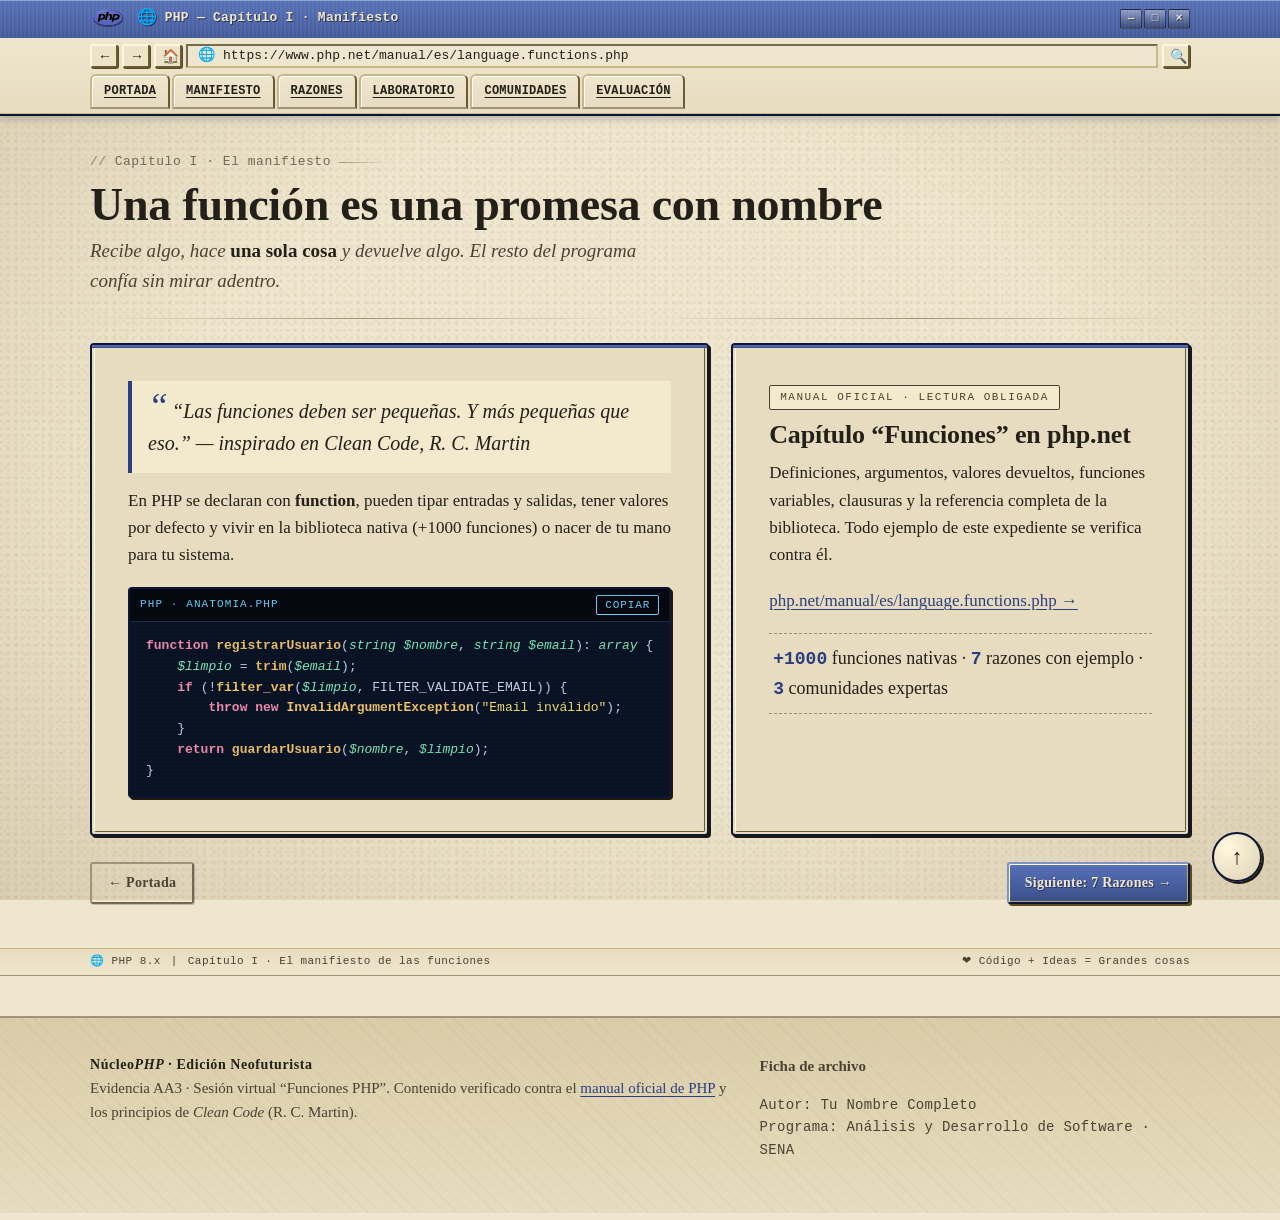
<file: manifiesto.html>
<!DOCTYPE html>
<html lang="es">
<head>
  <meta charset="UTF-8">
  <meta name="viewport" content="width=device-width, initial-scale=1.0">
  <title>Capítulo I · Manifiesto — Funciones PHP</title>
  <meta name="description" content="Manifiesto: qué es una función PHP y el manual oficial. Evidencia AA3.">

  <!-- Favicons -->
  <link rel="icon" href="assets/img/favicon.svg" type="image/svg+xml">
  <link rel="icon" href="assets/img/favicon-32.png" sizes="32x32" type="image/png">
  <link rel="apple-touch-icon" href="assets/img/favicon-180.png">

  <link rel="preconnect" href="https://fonts.googleapis.com">
  <link rel="preconnect" href="https://fonts.gstatic.com" crossorigin>
  <link href="https://fonts.googleapis.com/css2?family=Caveat:wght@500;700&family=Special+Elite&display=swap" rel="stylesheet">
  <link rel="stylesheet" href="css/tokens.css">
  <link rel="stylesheet" href="css/base.css">
  <link rel="stylesheet" href="css/components.css">
  <link rel="stylesheet" href="css/sections.css">
  <link rel="stylesheet" href="css/effects.css">
</head>
<body>

  <div class="loader" id="loader" role="status" aria-label="Cargando presentación">
    <div class="loader-box">
      <div class="brand">núcleo <b>PHP 8</b> · Funciones</div>
      <div class="loader-type" id="loaderType">Inicializando runtime…</div>
      <div class="loader-bar"><i id="loaderBar"></i></div>
    </div>
  </div>

  <div class="window-titlebar">
    <div class="window-titlebar-inner">
      <picture class="window-logo">
        <source srcset="assets/img/php-logo.png" media="(min-width: 480px)">
        <img src="assets/img/php-logo@2x.png" alt="Logo del lenguaje PHP: óvalo azul con el texto php en cursiva" width="64" height="42">
      </picture>
      <span class="window-icon" aria-hidden="true">🌐</span>
      <span class="window-title">PHP — Capítulo I · Manifiesto</span>
      <span class="window-controls" aria-hidden="true"><span>—</span><span>□</span><span>×</span></span>
    </div>
    <div class="window-toolbar">
      <div class="toolbar-row">
        <button class="tool-btn" aria-label="Atrás">←</button>
        <button class="tool-btn" aria-label="Adelante">→</button>
        <button class="tool-btn" aria-label="Inicio">🏠</button>
        <div class="url-bar">
          <span>🌐</span>
          <input type="text" value="https://www.php.net/manual/es/language.functions.php" aria-label="Dirección" disabled>
        </div>
        <button class="tool-btn" aria-label="Buscar">🔍</button>
      </div>
      <div class="window-tabs">
        <nav class="nav-links" aria-label="Capítulos">
          <a href="index.html">Portada</a>
          <a href="manifiesto.html" class="active">Manifiesto</a>
          <a href="razones.html">Razones</a>
          <a href="laboratorio.html">Laboratorio</a>
          <a href="comunidades.html">Comunidades</a>
          <a href="evaluacion.html">Evaluación</a>
        </nav>
      </div>
    </div>
    <div class="progress-ribbon"><i id="progressBar"></i></div>
  </div>

  <main>
    <section class="chapter wrap" id="manifiesto" data-chapter>
      <p class="kicker reveal">Capítulo I · El manifiesto</p>
      <h2 class="chapter-title reveal">Una función es una promesa con nombre</h2>
      <p class="chapter-sub reveal">Recibe algo, hace <b>una sola cosa</b> y devuelve algo. El resto del programa confía sin mirar adentro.</p>
      <div class="rule"></></div>
      <div class="two-col" style="margin-top:24px">
        <div class="framed definition reveal">
          <blockquote>“Las funciones deben ser pequeñas. Y más pequeñas que eso.” — inspirado en <i>Clean Code</i>, R. C. Martin</blockquote>
          <p>En PHP se declaran con <b>function</b>, pueden tipar entradas y salidas, tener valores por defecto y vivir en la biblioteca nativa (+1000 funciones) o nacer de tu mano para tu sistema.</p>
          <div class="codeblock">
            <header><span>PHP · anatomia.php</span><button class="copy-btn" data-static-copy>Copiar</button></header>
            <pre><code><span class="tok-k">function</span> <span class="tok-f">registrarUsuario</span>(<span class="tok-v">string</span> <span class="tok-v">$nombre</span>, <span class="tok-v">string</span> <span class="tok-v">$email</span>): <span class="tok-v">array</span> {
    <span class="tok-v">$limpio</span> = <span class="tok-f">trim</span>(<span class="tok-v">$email</span>);
    <span class="tok-k">if</span> (!<span class="tok-f">filter_var</span>(<span class="tok-v">$limpio</span>, FILTER_VALIDATE_EMAIL)) {
        <span class="tok-k">throw</span> <span class="tok-k">new</span> <span class="tok-f">InvalidArgumentException</span>(<span class="tok-s">"Email inválido"</span>);
    }
    <span class="tok-k">return</span> <span class="tok-f">guardarUsuario</span>(<span class="tok-v">$nombre</span>, <span class="tok-v">$limpio</span>);
}</code></pre>
          </div>
        </div>
        <div class="framed definition reveal">
          <span class="tag">Manual oficial · lectura obligada</span>
          <h3 style="font-size:26px;margin:10px 0">Capítulo “Funciones” en php.net</h3>
          <p>Definiciones, argumentos, valores devueltos, funciones variables, clausuras y la referencia completa de la biblioteca. Todo ejemplo de este expediente se verifica contra él.</p>
          <p><a href="https://www.php.net/manual/es/language.functions.php" target="_blank" rel="noopener">php.net/manual/es/language.functions.php →</a></p>
          <p class="ledger"><b>+1000</b> funciones nativas · <b>7</b> razones con ejemplo · <b>3</b> comunidades expertas</p>
        </div>
      </div>
      <div style="display:flex;justify-content:space-between;gap:10px;margin-top:26px;flex-wrap:wrap">
        <a class="btn btn-ghost" href="index.html" style="text-decoration:none">← Portada</a>
        <a class="btn btn-wax" href="razones.html" style="text-decoration:none">Siguiente: 7 Razones →</a>
      </div>
    </section>
  </main>

  <!-- Statusbar estilo barra inferior del navegador -->
  <div class="window-statusbar">
    <div class="wrap window-statusbar-inner">
      <span>🌐 PHP 8.x</span>
      <span>|</span>
      <span>Capítulo I · El manifiesto de las funciones</span>
      <span style="margin-left:auto">❤ Código + Ideas = Grandes cosas</span>
    </div>
  </div>

  <footer class="footer">
    <div class="wrap footer-grid">
      <div>
        <div class="brand">Núcleo<b>PHP</b> · Edición Neofuturista</div>
        <p>Evidencia AA3 · Sesión virtual “Funciones PHP”. Contenido verificado contra el <a href="https://www.php.net/manual/es/language.functions.php" target="_blank" rel="noopener">manual oficial de PHP</a> y los principios de <i>Clean Code</i> (R. C. Martin).</p>
      </div>
      <div>
        <p><b>Ficha de archivo</b></p>
        <p style="font-family:var(--font-type);font-size:14px;letter-spacing:.02em">Autor: <span data-author>Tu Nombre Completo</span><br>Programa: Análisis y Desarrollo de Software · SENA</p>
      </div>
    </div>
  </footer>

  <button class="to-top" id="toTop" aria-label="Volver arriba">↑</button>

  <script src="js/data.js"></script>
  <script src="js/navigation.js"></script>
  <script src="js/effects.js"></script>
  <script src="js/codelab.js"></script>
  <script src="js/quiz.js"></script>
  <script src="js/app.js"></script>
</body>
</html>
</file>
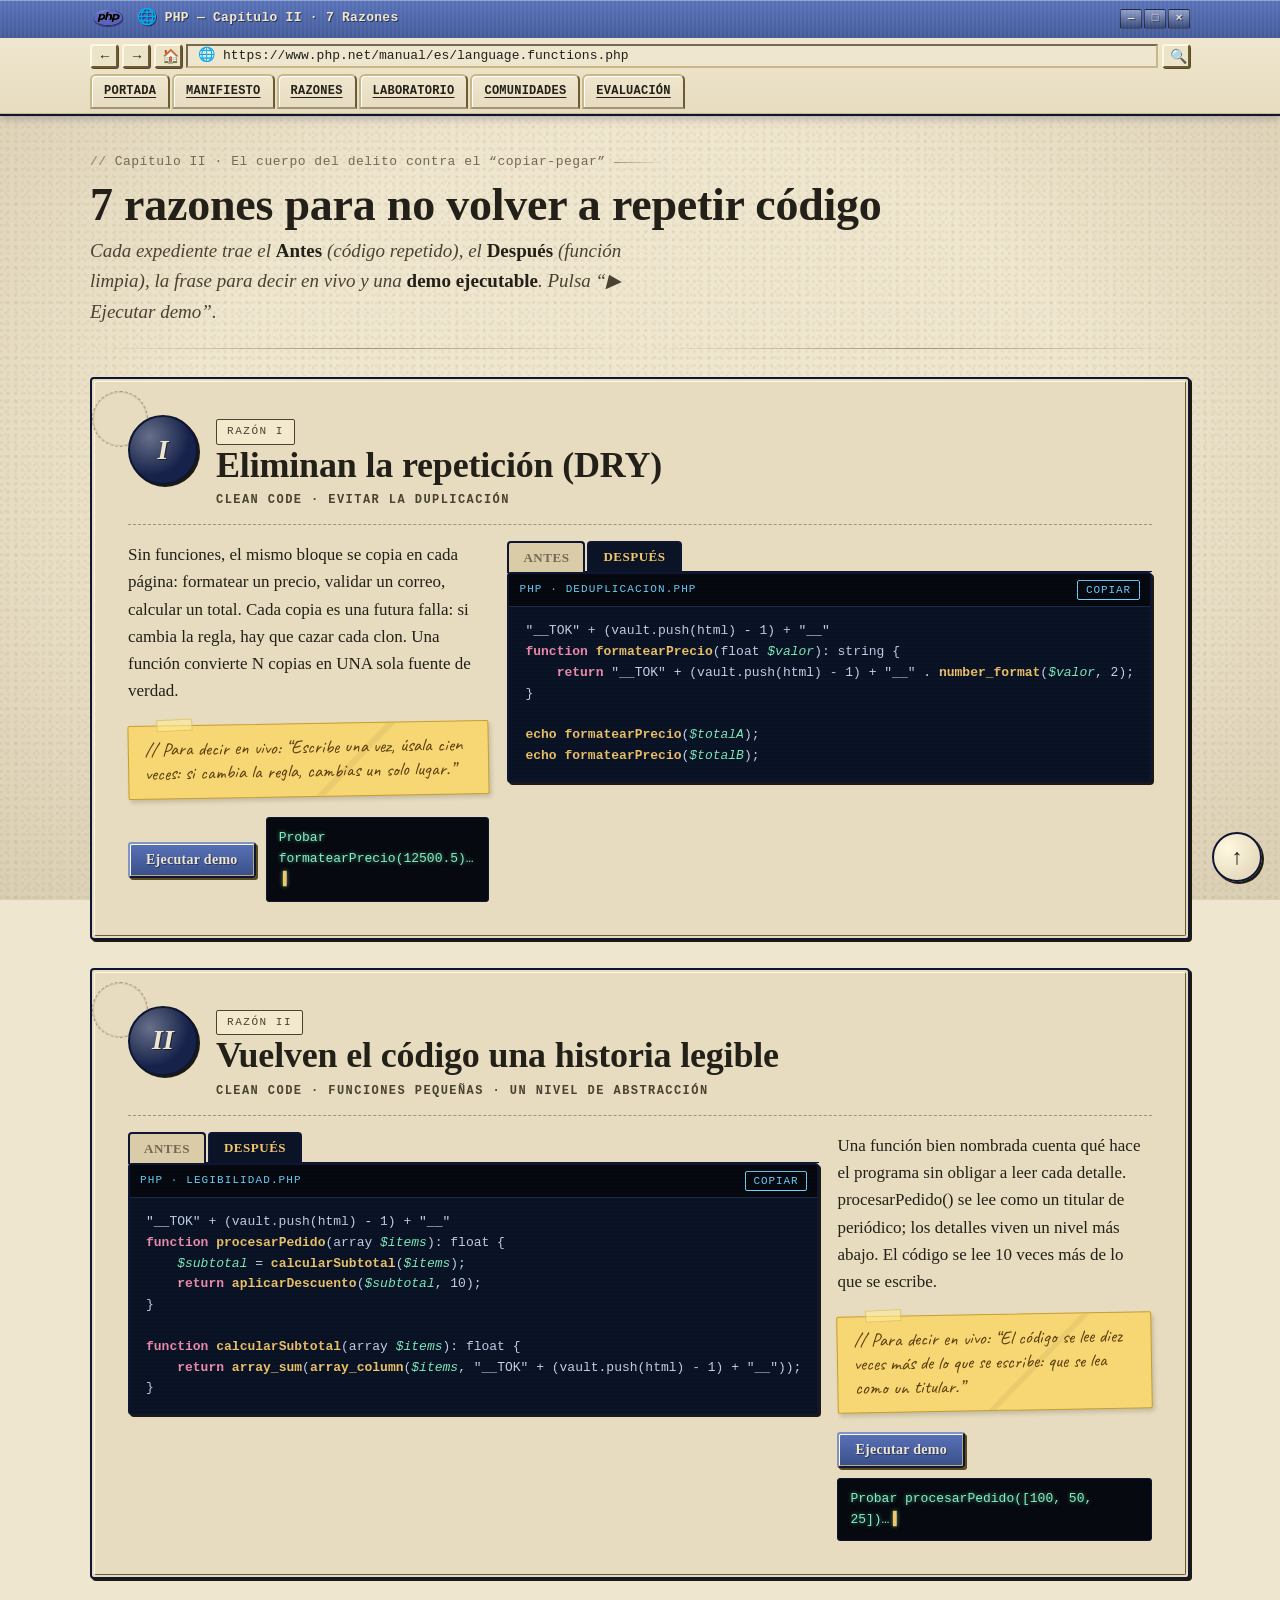
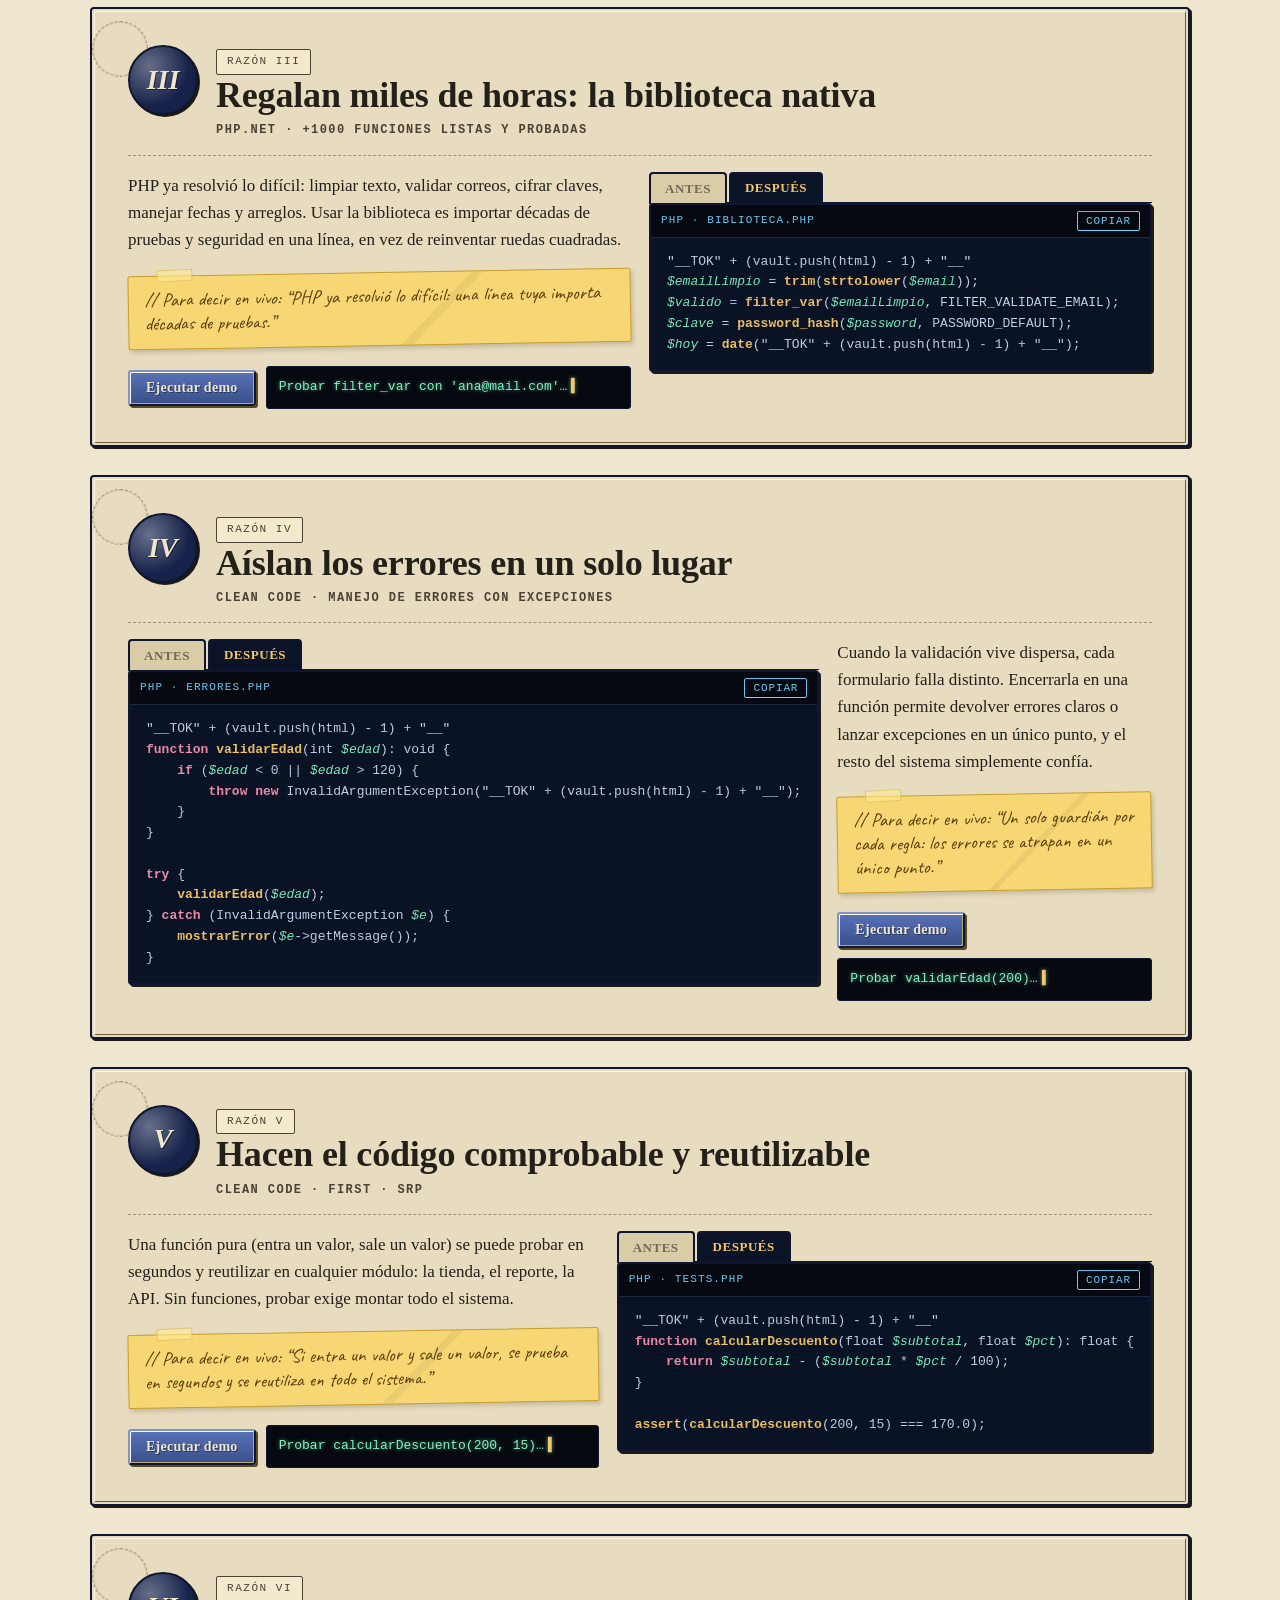
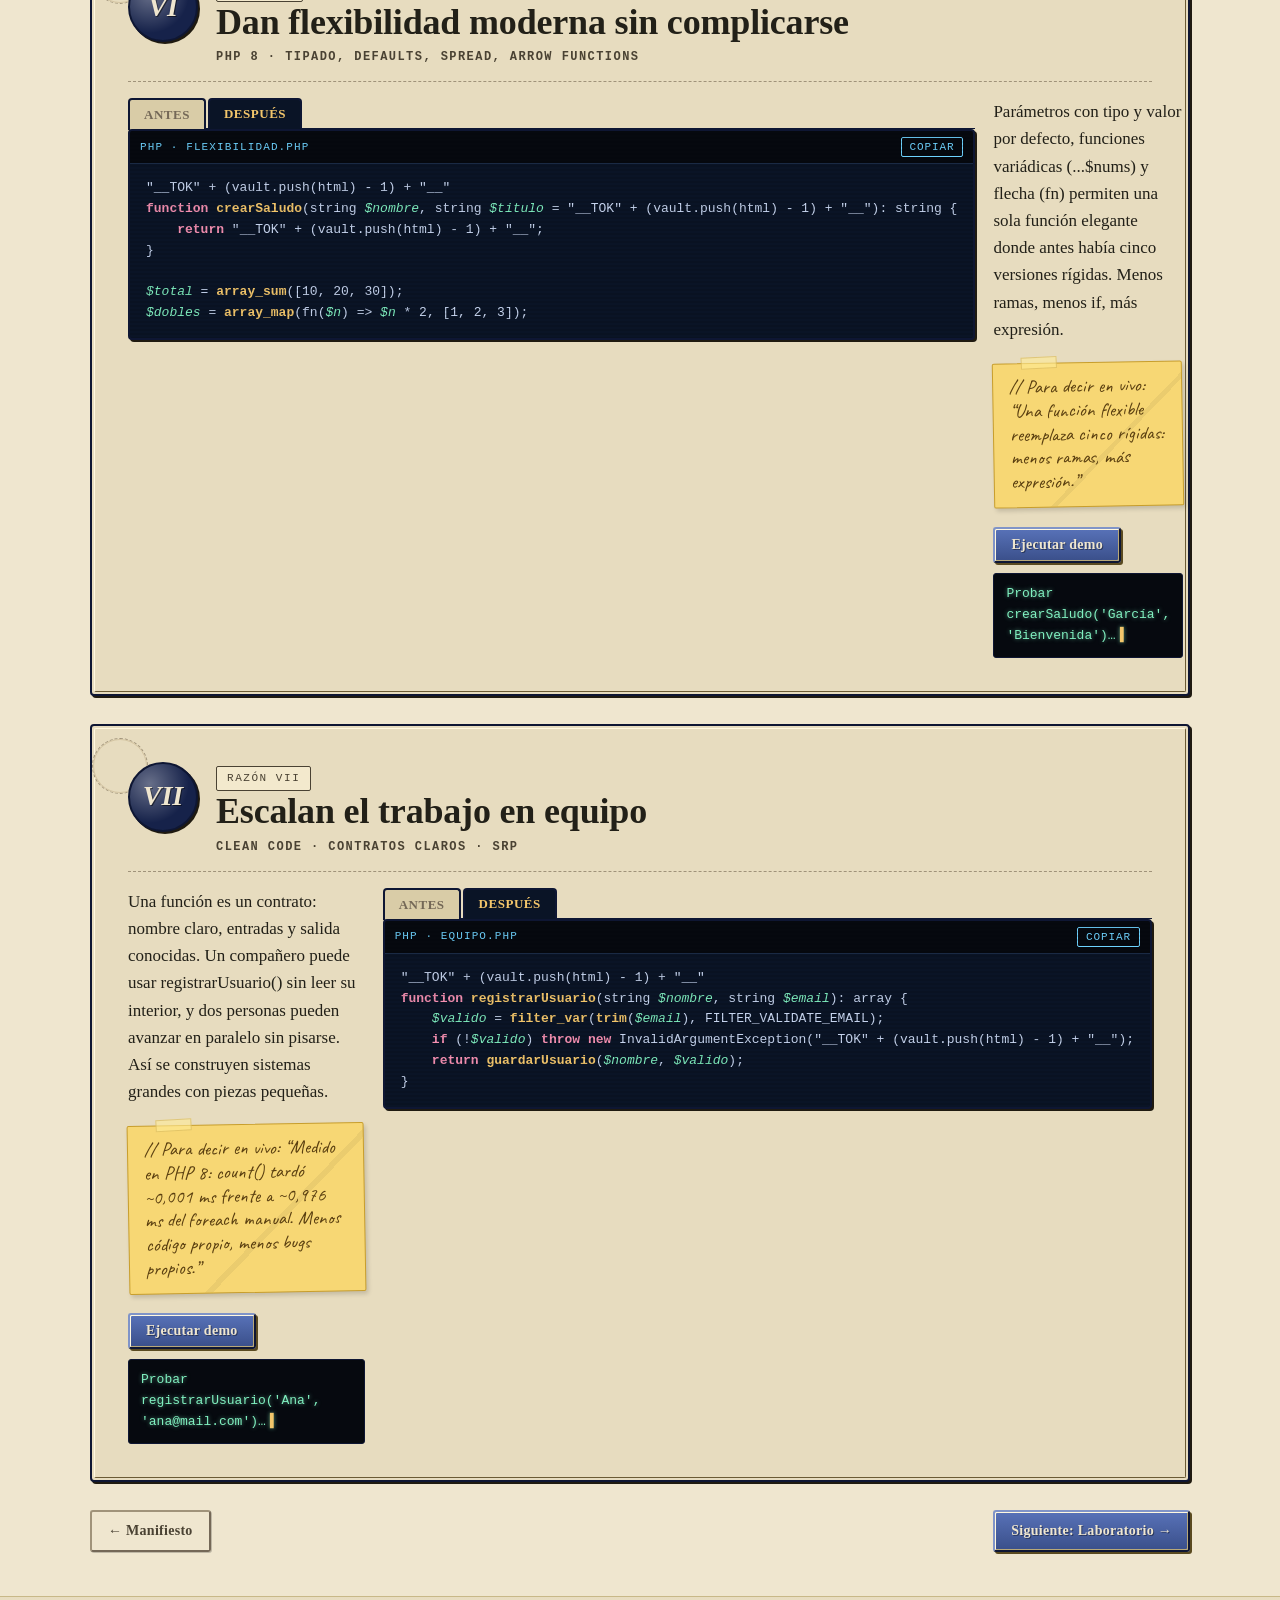
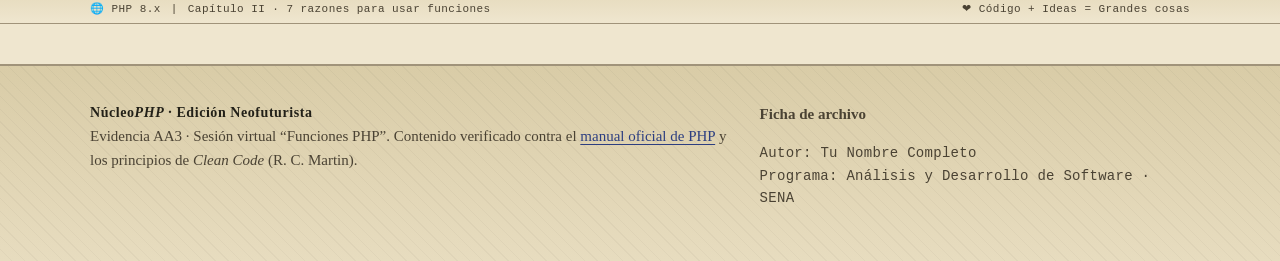
<file: razones.html>
<!DOCTYPE html>
<html lang="es">
<head>
  <meta charset="UTF-8">
  <meta name="viewport" content="width=device-width, initial-scale=1.0">
  <title>Capítulo II · 7 Razones — Funciones PHP</title>
  <meta name="description" content="7 razones para usar funciones en PHP, cada una con ejemplo. Evidencia AA3.">

  <!-- Favicons -->
  <link rel="icon" href="assets/img/favicon.svg" type="image/svg+xml">
  <link rel="icon" href="assets/img/favicon-32.png" sizes="32x32" type="image/png">
  <link rel="apple-touch-icon" href="assets/img/favicon-180.png">

  <link rel="preconnect" href="https://fonts.googleapis.com">
  <link rel="preconnect" href="https://fonts.gstatic.com" crossorigin>
  <link href="https://fonts.googleapis.com/css2?family=Caveat:wght@500;700&family=Special+Elite&display=swap" rel="stylesheet">
  <link rel="stylesheet" href="css/tokens.css">
  <link rel="stylesheet" href="css/base.css">
  <link rel="stylesheet" href="css/components.css">
  <link rel="stylesheet" href="css/sections.css">
  <link rel="stylesheet" href="css/effects.css">
</head>
<body>

  <div class="loader" id="loader" role="status" aria-label="Cargando presentación">
    <div class="loader-box">
      <div class="brand">núcleo <b>PHP 8</b> · Funciones</div>
      <div class="loader-type" id="loaderType">Inicializando runtime…</div>
      <div class="loader-bar"><i id="loaderBar"></i></div>
    </div>
  </div>

  <div class="window-titlebar">
    <div class="window-titlebar-inner">
      <picture class="window-logo">
        <source srcset="assets/img/php-logo.png" media="(min-width: 480px)">
        <img src="assets/img/php-logo@2x.png" alt="Logo del lenguaje PHP: óvalo azul con el texto php en cursiva" width="64" height="42">
      </picture>
      <span class="window-icon" aria-hidden="true">🌐</span>
      <span class="window-title">PHP — Capítulo II · 7 Razones</span>
      <span class="window-controls" aria-hidden="true"><span>—</span><span>□</span><span>×</span></span>
    </div>
    <div class="window-toolbar">
      <div class="toolbar-row">
        <button class="tool-btn" aria-label="Atrás">←</button>
        <button class="tool-btn" aria-label="Adelante">→</button>
        <button class="tool-btn" aria-label="Inicio">🏠</button>
        <div class="url-bar">
          <span>🌐</span>
          <input type="text" value="https://www.php.net/manual/es/language.functions.php" aria-label="Dirección" disabled>
        </div>
        <button class="tool-btn" aria-label="Buscar">🔍</button>
      </div>
      <div class="window-tabs">
        <nav class="nav-links" aria-label="Capítulos">
          <a href="index.html">Portada</a>
          <a href="manifiesto.html">Manifiesto</a>
          <a href="razones.html" class="active">Razones</a>
          <a href="laboratorio.html">Laboratorio</a>
          <a href="comunidades.html">Comunidades</a>
          <a href="evaluacion.html">Evaluación</a>
        </nav>
      </div>
    </div>
    <div class="progress-ribbon"><i id="progressBar"></i></div>
  </div>

  <main>
    <section class="chapter wrap" id="razones" data-chapter>
      <p class="kicker reveal">Capítulo II · El cuerpo del delito contra el “copiar-pegar”</p>
      <h2 class="chapter-title reveal">7 razones para no volver a repetir código</h2>
      <p class="chapter-sub reveal">Cada expediente trae el <b>Antes</b> (código repetido), el <b>Después</b> (función limpia), la frase para decir en vivo y una <b>demo ejecutable</b>. Pulsa “▶ Ejecutar demo”.</p>
      <div class="rule"></></div>
      <div id="reasonsMount"></div>
      <div style="display:flex;justify-content:space-between;gap:10px;margin-top:26px;flex-wrap:wrap">
        <a class="btn btn-ghost" href="manifiesto.html" style="text-decoration:none">← Manifiesto</a>
        <a class="btn btn-wax" href="laboratorio.html" style="text-decoration:none">Siguiente: Laboratorio →</a>
      </div>
    </section>
  </main>

  <!-- Statusbar estilo barra inferior del navegador -->
  <div class="window-statusbar">
    <div class="wrap window-statusbar-inner">
      <span>🌐 PHP 8.x</span>
      <span>|</span>
      <span>Capítulo II · 7 razones para usar funciones</span>
      <span style="margin-left:auto">❤ Código + Ideas = Grandes cosas</span>
    </div>
  </div>

  <footer class="footer">
    <div class="wrap footer-grid">
      <div>
        <div class="brand">Núcleo<b>PHP</b> · Edición Neofuturista</div>
        <p>Evidencia AA3 · Sesión virtual “Funciones PHP”. Contenido verificado contra el <a href="https://www.php.net/manual/es/language.functions.php" target="_blank" rel="noopener">manual oficial de PHP</a> y los principios de <i>Clean Code</i> (R. C. Martin).</p>
      </div>
      <div>
        <p><b>Ficha de archivo</b></p>
        <p style="font-family:var(--font-type);font-size:14px;letter-spacing:.02em">Autor: <span data-author>Tu Nombre Completo</span><br>Programa: Análisis y Desarrollo de Software · SENA</p>
      </div>
    </div>
  </footer>

  <button class="to-top" id="toTop" aria-label="Volver arriba">↑</button>

  <script src="js/data.js"></script>
  <script src="js/navigation.js"></script>
  <script src="js/effects.js"></script>
  <script src="js/codelab.js"></script>
  <script src="js/quiz.js"></script>
  <script src="js/app.js"></script>
</body>
</html>
</file>
<file: css/tokens.css>
/* ─────────────────────────────────────────────────────────────────────
   Tokens — Estilo "PHP · El lenguaje que impulsa la web"
   Estética: navegador retro Win9x/IE5, marcos biselados, papel crema,
   terminales CRT verdes/cian, notas adhesivas amarillas, trazo manuscrito.
   ───────────────────────────────────────────────────────────────────── */

:root {
  /* ——— Beige/papel cálido tipo "papel de cuaderno envejecido" ——— */
  --paper:        #efe6cf;
  --paper-soft:   #e7dcbf;
  --paper-deep:   #d9cca7;
  --paper-edge:   #c8b888;

  /* ——— Azul de cromo (marcos metálicos del navegador retro) ——— */
  --chrome-blue:    #3a4f8a;
  --chrome-blue-hi: #5872b8;
  --chrome-blue-dk: #1f2d54;
  --chrome-edge:    #0e1633;

  /* ——— Acentos manuscritos y decoraciones ——— */
  --ink:        #222018;
  --ink-soft:   #4a4233;
  --ink-dim:    #746857;
  --ink-faint:  #a0937a;

  /* ——— Terminales CRT (consola PHP `<¿php ?>` y bloques "Ejemplo") ——— */
  --crt-bg:      #06090f;
  --crt-screen:  #0a1426;
  --crt-line:    #1a2a44;
  --crt-text:    #c8d6f0;
  --crt-php:     #7c8bc7;
  --crt-cyan:    #6ed3ff;
  --crt-mint:    #80f0c0;
  --crt-amber:   #f3c66b;
  --crt-pink:    #f48fb1;
  --crt-yellow:  #f4e16f;

  /* ——— Sello / Post-it ——— */
  --postit:       #f7d774;
  --postit-soft:  #f9e29a;
  --postit-edge:  #c89e2c;
  --postit-ink:   #5a3f10;

  /* ——— Acentos tono PHP (azul realzado, en homenaje al logo de la imagen) ——— */
  --php-blue:     #2c3e80;
  --php-blue-hi:  #4863b9;
  --php-blue-dk:  #16224a;
  --php-cream:    #f5ecd1;

  /* ——— Botones retro tipo Win9x ——— */
  --btn-face:    #ece4c9;
  --btn-face-hi: #f7f0d6;
  --btn-face-dk: #c8b888;
  --btn-edge:    #8b7a45;

  /* ——— Tipografías ——— */
  --font-type:     "Courier New", "Consolas", "Monaco", monospace;
  --font-display:  "Times New Roman", "Georgia", "Cambria", serif;
  --font-body:     "Times New Roman", "Georgia", "Cambria", serif;
  --font-mono:     "Courier New", "Consolas", "Monaco", monospace;
  --font-hand:     "Caveat", "Bradley Hand", "Comic Sans MS", cursive;

  /* ——— Medidas ——— */
  --max-width:     1100px;
  --radius:        4px;
  --radius-sm:     3px;

  /* ——— Sombras retro (rectangulares, sin blur de cristal) ——— */
  --shadow-bevel-hi: inset  1px  1px 0 #ffffff, inset -1px -1px 0 #746855;
  --shadow-bevel-dk: inset -1px -1px 0 #ffffff, inset  1px  1px 0 #746855;
  --shadow-edge:    2px 2px 0 #1f1a10;

  /* Easing */
  --ease-out: cubic-bezier(0.25, 0.46, 0.45, 0.94);
  --ease-in-out: cubic-bezier(0.4, 0, 0.2, 1);
}
</file>
<file: css/base.css>
/* ─────────────────────────────────────────────────────────────────────
   Base — fondo crema con textura sutil, tipografía serif tipo libro
   antiguo, scrollbar azul metálico.
   ───────────────────────────────────────────────────────────────────── */

@import url('https://fonts.googleapis.com/css2?family=Caveat:wght@500;700&family=Special+Elite&display=swap');

*, *::before, *::after { box-sizing: border-box; }

html {
  scroll-behavior: smooth;
  /* Deja aire para la cabecera fija (titlebar + toolbar + pestañas) */
  scroll-padding-top: 120px;
}

body {
  margin: 0;
  color: var(--ink);
  font-family: var(--font-body);
  font-size: 17px;
  line-height: 1.6;
  /* Evita que una palabra larga desborde en pantallas estrechas */
  overflow-wrap: break-word;
  background-color: var(--paper);
  background-image:
    /* grano sutil de papel */
    radial-gradient(circle at 20% 20%, rgba(160, 130, 60, 0.10) 1px, transparent 2px),
    radial-gradient(circle at 80% 70%, rgba(160, 130, 60, 0.08) 1px, transparent 2px),
    radial-gradient(circle at 50% 50%, rgba(120, 90, 30, 0.05) 1px, transparent 2px),
    /* viñeta suave */
    radial-gradient(ellipse at center, transparent 50%, rgba(120, 95, 50, 0.18) 100%);
  background-size: 7px 7px, 9px 9px, 11px 11px, 100% 100%;
  background-attachment: fixed;
  overflow-x: hidden;
}

::selection { background: var(--chrome-blue); color: var(--paper); }

/* Scrollbar retro azul metálico */
html { scrollbar-color: var(--chrome-blue-hi) var(--paper-deep); }

::-webkit-scrollbar { width: 14px; height: 14px; }

::-webkit-scrollbar-track {
  background: var(--paper-deep);
  border: 1px solid var(--paper-edge);
}

::-webkit-scrollbar-thumb {
  background: linear-gradient(180deg, var(--chrome-blue-hi), var(--chrome-blue-dk));
  border: 1px solid var(--chrome-edge);
  border-radius: 2px;
}

::-webkit-scrollbar-thumb:hover {
  background: linear-gradient(180deg, #7d97d8, #2c3e80);
}

img { max-width: 100%; }

a {
  color: var(--php-blue);
  text-underline-offset: 3px;
  text-decoration-thickness: 1px;
  transition: color 0.2s ease;
}

a:hover { color: var(--php-blue-hi); }

h1, h2, h3, h4 {
  font-family: var(--font-display);
  line-height: 1.12;
  margin: 0;
  font-weight: 700;
  text-wrap: balance;
  letter-spacing: -0.005em;
  color: var(--ink);
}

p { margin: 0 0 1.1em; }

.wrap {
  width: min(var(--max-width), calc(100% - 32px));
  margin-inline: auto;
}

.chapter {
  position: relative;
  padding: 36px 0 44px;
}

/* ——— Kicker estilo comentario de código, tinta desvanecida ——— */
.kicker {
  font-family: var(--font-mono);
  font-size: 13px;
  letter-spacing: 0.04em;
  text-transform: none;
  color: var(--ink-dim);
  display: flex;
  align-items: center;
  gap: 8px;
  margin: 0 0 6px;
}

.kicker::before { content: "//"; color: var(--ink-faint); font-weight: 700; }
.kicker::after  { content: ""; height: 1px; width: 48px; background: linear-gradient(90deg, var(--ink-faint), transparent); }

.chapter-title {
  font-size: clamp(30px, 4.4vw, 46px);
  font-weight: 700;
  margin: 6px 0 6px;
  color: var(--ink);
}

.chapter-sub {
  font-size: clamp(15px, 1.9vw, 19px);
  color: var(--ink-soft);
  max-width: 60ch;
  font-family: var(--font-body);
  font-style: italic;
}

.chapter-sub b { color: var(--ink); font-style: normal; }

/* ——— Regla divisoria tipo sello ——— */
.rule {
  display: flex;
  align-items: center;
  gap: 10px;
  margin: 14px 0 0;
  color: var(--ink-dim);
  font-family: var(--font-mono);
  letter-spacing: 0.1em;
  font-size: 12px;
}

.rule::before, .rule::after {
  content: "";
  height: 1px;
  flex: 1;
  background: linear-gradient(90deg, transparent, var(--ink-faint), transparent);
}

/* ——— Foco visible ——— */
:focus-visible {
  outline: 2px dashed var(--php-blue);
  outline-offset: 3px;
}

/* ——— Reducción de movimiento ——— */
@media (prefers-reduced-motion: reduce) {
  html { scroll-behavior: auto; }
  *, *::before, *::after {
    animation-duration: 0.01ms !important;
    transition-duration: 0.01ms !important;
  }
}

@media (max-width: 720px) {
  body { font-size: 16px; }
  .chapter { padding: 26px 0 32px; }
}

@media (max-width: 480px) {
  .wrap { width: calc(100% - 24px); }
  .chapter-title { font-size: clamp(24px, 7vw, 46px); }
}
</file>
<file: css/components.css>
/* ─────────────────────────────────────────────────────────────────────
   Components — estilo Win9x/IE5: botones biselados, ventanas con marco
   metálico, terminales CRT con scanlines, sellos con doble trazo.
   ───────────────────────────────────────────────────────────────────── */

/* ——— Panel / ventana biselada retro ——— */
.panel, .framed, .file-card, .definition, .quiz, .lab, .ticket,
.postcard, .community-grid > article {
  position: relative;
  background: var(--paper-soft);
  border: 2px solid var(--chrome-edge);
  border-radius: var(--radius);
  color: var(--ink);
  box-shadow: var(--shadow-edge);
  transition: transform 0.15s var(--ease-out), box-shadow 0.15s var(--ease-out);
}

/* Sombra interior — biselado "raised" */
.framed::before, .file-card::before, .definition::before,
.quiz::before, .lab::before, .ticket::before,
.panel::before {
  content: "";
  position: absolute;
  inset: 2px;
  border-top: 1px solid #fff8e0;
  border-left: 1px solid #fff8e0;
  border-right: 1px solid #6b5b35;
  border-bottom: 1px solid #6b5b35;
  border-radius: 2px;
  pointer-events: none;
  z-index: 0;
}

/* Encabezado de "ventana" Win9x con barra de título azul */
.framed::after, .file-card::after, .definition::after {
  content: "";
  position: absolute;
  top: 0; left: 0; right: 0;
  height: 3px;
  background: linear-gradient(180deg, var(--chrome-blue-hi), var(--chrome-blue));
  border-top-left-radius: 2px;
  border-top-right-radius: 2px;
  pointer-events: none;
  z-index: 0;
}

.framed > *, .file-card > *, .definition > *,
.quiz > *, .lab > *, .ticket > *, .panel > *,
.postcard > * {
  position: relative;
  z-index: 1;
}

/* ——— Sello / stamp redondo ——— */
.seal {
  width: 110px;
  height: 110px;
  display: grid;
  place-items: center;
  text-align: center;
  font-family: var(--font-display);
  font-size: 11px;
  font-weight: 700;
  line-height: 1.15;
  letter-spacing: 0.08em;
  text-transform: uppercase;
  color: var(--paper-soft);
  background:
    repeating-linear-gradient(45deg, transparent 0 6px, rgba(0,0,0,0.08) 6px 7px),
    var(--php-blue-dk);
  border: 3px double var(--paper);
  border-radius: 50%;
  padding: 8px;
  box-shadow: 0 0 0 3px var(--php-blue-dk), 2px 3px 0 rgba(0,0,0,0.3);
  transform: rotate(-7deg);
}

/* ——— Botones biselados Win9x (raised) ——— */
.btn {
  appearance: none;
  display: inline-block;
  cursor: pointer;
  font-family: var(--font-display);
  font-size: 14px;
  font-weight: 600;
  letter-spacing: 0.02em;
  padding: 8px 16px;
  border-radius: var(--radius-sm);
  border: 2px solid;
  border-color: var(--btn-face-hi) var(--btn-edge) var(--btn-edge) var(--btn-face-hi);
  background: var(--btn-face);
  color: var(--ink);
  text-decoration: none;
  box-shadow: 2px 2px 0 #5a4a20, inset 1px 1px 0 #fff8e0, inset -1px -1px 0 #b8a878;
  transition: transform 0.12s var(--ease-out), box-shadow 0.12s var(--ease-out);
}

.btn:hover {
  background: var(--btn-face-hi);
  color: var(--ink);
}

.btn:active {
  transform: translate(1px, 1px);
  box-shadow: 1px 1px 0 #5a4a20, inset 1px 1px 0 #b8a878, inset -1px -1px 0 #fff8e0;
  border-color: var(--btn-edge) var(--btn-face-hi) var(--btn-face-hi) var(--btn-edge);
}

/* Botón "abrir" — azul cromo */
.btn-wax {
  background: linear-gradient(180deg, var(--chrome-blue-hi), var(--chrome-blue));
  color: var(--paper);
  border-color: #8094c8 var(--chrome-edge) var(--chrome-edge) #8094c8;
  text-shadow: 1px 1px 0 rgba(0,0,0,0.4);
}

.btn-wax:hover {
  background: linear-gradient(180deg, #7590c9, var(--chrome-blue-hi));
  color: var(--paper);
}

/* Botón "firmar" — borde cian sutil */
.btn-brass {
  background: var(--crt-screen);
  color: var(--crt-cyan);
  border-color: var(--crt-cyan) var(--crt-bg) var(--crt-bg) var(--crt-cyan);
  text-shadow: 0 0 4px rgba(110, 211, 255, 0.6);
}

.btn-brass:hover {
  background: #0d1c33;
  color: var(--crt-cyan);
}

/* Botón fantasma — neutro */
.btn-ghost {
  background: transparent;
  color: var(--ink-soft);
  border-color: var(--ink-faint) var(--ink-dim) var(--ink-dim) var(--ink-faint);
  box-shadow: 1px 1px 0 rgba(0,0,0,0.2);
}

.btn-ghost:hover {
  background: rgba(255, 248, 224, 0.5);
  color: var(--ink);
}

/* ——— Etiqueta "comunidad" o chip ——— */
.tag {
  display: inline-block;
  font-family: var(--font-mono);
  font-size: 11px;
  letter-spacing: 0.14em;
  text-transform: uppercase;
  padding: 3px 10px;
  border: 1px solid var(--ink-soft);
  color: var(--ink-soft);
  background: rgba(255, 248, 220, 0.5);
  border-radius: 2px;
}

/* ——— Bloque de código estilo "ventana con pestaña" ——— */
.codeblock {
  position: relative;
  background: var(--crt-screen);
  border: 2px solid var(--chrome-edge);
  border-radius: var(--radius);
  overflow: hidden;
  box-shadow: var(--shadow-edge);
}

.codeblock::before {
  content: "";
  position: absolute;
  inset: 0;
  background:
    linear-gradient(transparent 50%, rgba(0,0,0,0.18) 50%);
  background-size: 100% 4px;
  pointer-events: none;
  z-index: 2;
  opacity: 0.55;
}

.codeblock header {
  display: flex;
  align-items: center;
  justify-content: space-between;
  flex-wrap: wrap;
  gap: 8px;
  padding: 6px 10px;
  font-family: var(--font-mono);
  font-size: 11px;
  letter-spacing: 0.1em;
  text-transform: uppercase;
  color: var(--crt-cyan);
  border-bottom: 1px solid var(--crt-line);
  background: var(--crt-bg);
  position: relative;
  z-index: 1;
}

.codeblock pre {
  margin: 0;
  padding: 14px 16px;
  overflow-x: auto;
  font-family: var(--font-mono);
  font-size: 13px;
  line-height: 1.6;
  color: var(--crt-text);
  position: relative;
  z-index: 1;
}

/* Resaltado estilo CRT */
.tok-k { color: var(--crt-pink);    font-weight: 700; }      /* keywords */
.tok-f { color: var(--crt-amber);   font-weight: 600; }      /* funciones */
.tok-v { color: var(--crt-mint);    font-style: italic; }    /* variables */
.tok-s { color: var(--crt-yellow); }                          /* strings */
.tok-c { color: var(--crt-php);     font-style: italic; opacity: 0.85; } /* comentarios */

/* ——— Botón copiar incrustado ——— */
.copy-btn {
  cursor: pointer;
  font-family: var(--font-mono);
  font-size: 11px;
  padding: 3px 8px;
  border: 1px solid var(--crt-cyan);
  background: transparent;
  color: var(--crt-cyan);
  border-radius: 2px;
  text-transform: uppercase;
  letter-spacing: 0.08em;
  transition: all 0.15s ease;
}

.copy-btn:hover {
  background: var(--crt-cyan);
  color: var(--crt-bg);
}

/* ——— Lift táctil en tarjetas ——— */
@media (hover: hover) and (pointer: fine) {
  .file-card:hover, .ticket:hover, .definition:hover,
  .quiz:hover, .lab:hover, .postcard:hover {
    transform: translate(-2px, -2px);
    box-shadow: 4px 4px 0 #1f1a10;
  }
}

/* ——— Nota adhesiva amarilla ——— */
.sticky {
  position: relative;
  background: var(--postit);
  background-image:
    linear-gradient(135deg, transparent 60%, rgba(0,0,0,0.04) 60%, rgba(0,0,0,0.04) 61%, transparent 61%);
  border: 1px solid var(--postit-edge);
  color: var(--postit-ink);
  font-family: var(--font-hand);
  font-size: 22px;
  line-height: 1.2;
  padding: 18px 16px;
  box-shadow:
    2px 3px 6px rgba(0,0,0,0.18),
    inset 0 0 0 1px rgba(255,255,255,0.4);
  transform: rotate(-2deg);
}

.sticky::before {
  content: "";
  position: absolute;
  top: -8px;
  left: 50%;
  width: 60px;
  height: 14px;
  background: rgba(255, 235, 150, 0.55);
  border: 1px solid rgba(180, 140, 40, 0.3);
  transform: translateX(-50%) rotate(-1deg);
  box-shadow: 0 1px 2px rgba(0,0,0,0.1);
}

/* Variantes de posición: se centran solas en móvil (ver sección Responsivo) */
.sticky-right { align-self: flex-end;  max-width: 240px; }
.sticky-left  { align-self: flex-start; max-width: 200px; margin-top: -10px; transform: rotate(2deg); }
</file>
<file: css/sections.css>
/* ─────────────────────────────────────────────────────────────────────
   Sections — navegador retro completo:
   · Título de ventana azul cromo con botones — □ ×
   · Menú lateral azul metálico con iconos ☰
   · Héroe con logo "php" óvalo azul + nota adhesiva + sello
   · Razones como tarjetas en "ventanas"
   · Laboratorio como terminal CRT verde/cian
   · Comunidades como postales
   · Quiz con checkboxes retro
   · Loader con scanlines
   ───────────────────────────────────────────────────────────────────── */

/* ——— Barra de título del navegador (chrome retro) ——— */
.window-titlebar {
  position: sticky;
  top: 0;
  z-index: 60;
  background:
    repeating-linear-gradient(90deg, rgba(255,255,255,0.05) 0 2px, transparent 2px 4px),
    linear-gradient(180deg, var(--chrome-blue-hi) 0%, var(--chrome-blue) 50%, var(--chrome-blue-dk) 100%);
  border-bottom: 2px solid var(--chrome-edge);
  box-shadow:
    inset 0 1px 0 rgba(255,255,255,0.35),
    inset 0 -1px 0 rgba(0,0,0,0.5),
    0 2px 8px rgba(31, 45, 84, 0.3);
}

.window-titlebar-inner {
  width: min(var(--max-width), calc(100% - 32px));
  margin-inline: auto;
  display: flex;
  align-items: center;
  gap: 8px;
  padding: 6px 0;
  color: var(--paper);
  font-family: var(--font-mono);
  font-size: 13px;
  font-weight: 700;
  text-shadow: 1px 1px 0 rgba(0,0,0,0.5);
}

.window-icon { font-size: 16px; }

/* ——— Logo PHP en la barra de título ——— */
.window-logo {
  display: block;
  flex-shrink: 0;
  height: 26px;        /* Mismo alto que la línea de la barra + ícono */
  margin: -2px 2px 0 0;
}

.window-logo img {
  display: block;
  height: 100%;
  width: auto;
  /* Filtrado sutil para que case con la paleta cromo (opcional) */
  filter: drop-shadow(0 1px 0 rgba(0,0,0,0.4));
}

/* min-width:0 + ellipsis permiten que el título encoja sin empujar los botones */
.window-title {
  flex: 1;
  min-width: 0;
  letter-spacing: 0.02em;
  white-space: nowrap;
  overflow: hidden;
  text-overflow: ellipsis;
}

.window-controls {
  display: flex;
  gap: 2px;
  flex-shrink: 0;
}

.window-controls span {
  display: inline-grid;
  place-items: center;
  width: 22px;
  height: 20px;
  background: linear-gradient(180deg, rgba(255,255,255,0.35), rgba(0,0,0,0.25));
  border: 1px solid rgba(0,0,0,0.5);
  color: var(--paper);
  font-family: var(--font-mono);
  font-weight: 700;
  font-size: 11px;
  cursor: pointer;
  border-radius: 2px;
}

/* ——— Barra de herramientas + URL retro ——— */
.window-toolbar {
  background: linear-gradient(180deg, var(--paper), var(--paper-soft));
  border-bottom: 1px solid var(--paper-edge);
  padding: 6px 0 0;
}

.toolbar-row {
  width: min(var(--max-width), calc(100% - 32px));
  margin-inline: auto;
  display: flex;
  gap: 4px;
  align-items: center;
  padding-bottom: 6px;
}

.tool-btn {
  cursor: pointer;
  width: 28px;
  height: 24px;
  flex-shrink: 0;
  display: grid;
  place-items: center;
  border: 2px solid;
  border-color: #fff8e0 #6b5b35 #6b5b35 #fff8e0;
  background: var(--btn-face);
  color: var(--ink);
  font-size: 14px;
  font-weight: 700;
  box-shadow: 1px 1px 0 #5a4a20;
  border-radius: var(--radius-sm);
}

.tool-btn:active {
  transform: translate(1px, 1px);
  box-shadow: none;
  border-color: #6b5b35 #fff8e0 #fff8e0 #6b5b35;
}

/* Barra de dirección estilo IE */
.url-bar {
  flex: 1;
  /* min-width:0 es clave: sin él la URL larga impide encoger y desborda */
  min-width: 0;
  display: flex;
  align-items: center;
  gap: 6px;
  background: var(--paper);
  border: 2px inset var(--paper-edge);
  padding: 4px 10px;
  height: 24px;
  font-family: var(--font-mono);
  font-size: 13px;
}

.url-bar span { font-size: 14px; flex-shrink: 0; }

.url-bar input {
  flex: 1;
  min-width: 0;
  width: 100%;
  border: none;
  background: transparent;
  outline: none;
  font-family: var(--font-mono);
  font-size: 13px;
  color: var(--ink);
  text-overflow: ellipsis;
}

/* ——— Pestañas de capítulos sobre el toolbar ——— */
.window-tabs {
  width: min(var(--max-width), calc(100% - 32px));
  margin-inline: auto;
  padding-bottom: 8px;
}

.window-tabs .nav-links {
  display: flex;
  flex-wrap: wrap;
  gap: 2px;
  background: transparent;
  border: none;
  padding: 0;
}

.window-tabs .nav-links a {
  background: linear-gradient(180deg, var(--paper), var(--paper-soft));
  color: var(--ink);
  border: 2px solid;
  border-color: var(--paper-edge) #6b5b35 var(--ink-faint) var(--paper-edge);
  border-radius: 6px 6px 0 0;
  padding: 6px 12px;
  font-family: var(--font-mono);
  font-size: 12px;
  font-weight: 700;
  letter-spacing: 0.02em;
  text-transform: uppercase;
  text-shadow: none;
  box-shadow: inset 1px 1px 0 #fff;
  margin-bottom: -4px;
  position: relative;
}

.window-tabs .nav-links a:hover {
  background: linear-gradient(180deg, var(--paper-soft), var(--paper));
  color: var(--php-blue);
}

.window-tabs .nav-links a.active {
  background: var(--paper);
  color: var(--php-blue-dk);
  border-color: var(--paper-edge) #6b5b35 var(--paper) var(--paper-edge);
  border-bottom-color: var(--paper);
  box-shadow: inset 1px 1px 0 #fff, 0 2px 0 var(--paper);
  z-index: 2;
}

/* ——— Barra de estado inferior (statusbar) ——— */
.window-statusbar {
  background: linear-gradient(180deg, var(--paper-soft), var(--paper));
  border-top: 1px solid var(--paper-edge);
  border-bottom: 1px solid var(--ink-faint);
  padding: 4px 0;
  font-family: var(--font-mono);
  font-size: 11px;
  color: var(--ink-soft);
  letter-spacing: 0.04em;
}

.window-statusbar-inner {
  display: flex;
  gap: 10px;
  align-items: center;
}

.window-statusbar-inner > * { white-space: nowrap; }

/* ——— Mini "ventanas" para ejemplos en el héroe ——— */
.hero-window {
  margin-top: 16px;
  background: var(--crt-screen);
  border: 2px solid var(--chrome-edge);
  border-radius: var(--radius);
  overflow: hidden;
  box-shadow: var(--shadow-edge);
}

.hero-window .window-tab {
  display: flex;
  align-items: center;
  justify-content: space-between;
  background: linear-gradient(180deg, var(--chrome-blue-hi), var(--chrome-blue));
  color: var(--paper);
  font-family: var(--font-mono);
  font-size: 12px;
  font-weight: 700;
  padding: 5px 12px;
  border-bottom: 1px solid var(--chrome-edge);
  text-shadow: 1px 1px 0 rgba(0,0,0,0.5);
}

.hero-window .wc {
  display: flex;
  gap: 8px;
  font-size: 11px;
  letter-spacing: 0.2em;
}

.hero-window .window-body {
  padding: 14px 18px;
  color: var(--crt-text);
  font-family: var(--font-body);
  font-size: 15px;
  line-height: 1.6;
}

.example-body {
  padding: 12px 18px;
}

.example-body pre {
  margin: 0;
  font-family: var(--font-mono);
  font-size: 18px;
  font-weight: 700;
  color: var(--crt-mint);
  text-shadow: 0 0 6px rgba(128, 240, 192, 0.5);
  /* Este <pre> no vive dentro de .codeblock, así que necesita su propio scroll */
  overflow-x: auto;
}

/* ——— Tarjetas pequeñas del héroe (Características / Ventajas / Aplicaciones) ——— */
/* 3 en fila siempre que el ancho lo permita; 2 en móviles muy estrechos
   (ver sección Responsivo). Se evita auto-fit porque en el rango
   961–1150px la columna lateral es estrecha y caía a 2 columnas. */
.hero-cards {
  display: grid;
  grid-template-columns: repeat(3, 1fr);
  gap: 12px;
  width: 100%;
  margin-top: 6px;
}

.hero-card {
  padding: 14px 14px 14px;
  text-align: center;
  background: var(--paper-soft);
  border: 2px solid var(--chrome-edge);
  border-radius: var(--radius);
  box-shadow: var(--shadow-edge);
  position: relative;
}

.hero-card::before {
  content: "";
  position: absolute;
  inset: 2px;
  border-top: 1px solid #fff8e0;
  border-left: 1px solid #fff8e0;
  border-right: 1px solid #6b5b35;
  border-bottom: 1px solid #6b5b35;
  border-radius: 2px;
  pointer-events: none;
}

.hero-card > * { position: relative; z-index: 1; }

.hero-card-icon {
  width: 38px;
  height: 38px;
  border-radius: 50%;
  background: var(--php-blue);
  border: 2px solid var(--chrome-edge);
  display: grid;
  place-items: center;
  color: var(--paper);
  font-family: var(--font-display);
  font-size: 18px;
  font-weight: 700;
  margin: 0 auto 6px;
  box-shadow: 1px 1px 0 #1f1a10;
}

.hero-card h2 {
  font-family: var(--font-display);
  font-size: 15px;
  margin-bottom: 6px;
  color: var(--ink);
  font-weight: 700;
}

.hero-card ul {
  list-style: none;
  padding: 0;
  margin: 0;
  font-family: var(--font-mono);
  font-size: 11px;
  color: var(--ink-soft);
  line-height: 1.5;
  text-align: left;
}

.hero-card ul li::before {
  content: "• ";
  color: var(--php-blue);
  font-weight: 700;
}

/* ——— Héroe / portada ——— */
.hero { padding: clamp(36px, 5vw, 60px) 0 30px; }

/* ——— "Brand": texto de marca reutilizado en loader (CRT) y footer (papel) ——— */
.brand {
  font-family: var(--font-display);
  font-size: 14px;
  font-weight: 700;
  letter-spacing: 0.04em;
}

.brand b {
  font-family: var(--font-display);
  font-style: italic;
}

.hero-stage {
  display: grid;
  grid-template-columns: 1.15fr 0.85fr;
  gap: clamp(22px, 3.5vw, 44px);
  align-items: start;
  margin-top: 24px;
}

/* Marque superior del héroe — bordes punteados tipo cupón */
.hero-issue {
  display: flex;
  justify-content: space-between;
  flex-wrap: wrap;
  gap: 6px 10px;
  font-family: var(--font-mono);
  font-size: 12px;
  letter-spacing: 0.12em;
  text-transform: uppercase;
  color: var(--ink-dim);
  border-top: 1px dashed var(--ink-faint);
  border-bottom: 1px dashed var(--ink-faint);
  padding: 10px 4px;
  margin-bottom: 22px;
}

.hero-behemoth {
  font-family: var(--font-display);
  /* El mínimo anterior (54px) era demasiado grande para pantallas de 320px */
  font-size: clamp(40px, 9vw, 90px);
  font-weight: 700;
  letter-spacing: -0.02em;
  line-height: 1;
  color: var(--ink);
}

.hero-behemoth em {
  font-style: italic;
  font-weight: 700;
  color: var(--php-blue);
  text-decoration: underline wavy var(--crt-amber);
  text-underline-offset: 8px;
}

.hero-dek {
  font-family: var(--font-display);
  font-style: italic;
  font-size: clamp(18px, 2.4vw, 24px);
  color: var(--ink-soft);
  max-width: 36ch;
  margin: 14px 0 22px;
}

.hero-dek b {
  font-style: normal;
  color: var(--ink);
  background: linear-gradient(180deg, transparent 60%, var(--crt-amber) 60%);
  padding: 0 2px;
}

/* Tarjeta de "datos del expediente" — estilo formulario retro */
.hero-ledger {
  display: grid;
  grid-template-columns: 1fr 1fr;
  gap: 0 22px;
  margin: 0 0 22px;
  background: var(--paper-soft);
  border: 1px solid var(--ink-faint);
  border-radius: var(--radius);
  padding: 14px 16px;
}

.hero-ledger > div {
  border-top: 1px solid var(--ink-faint);
  padding: 10px 2px 0;
}

.hero-ledger small {
  display: block;
  font-family: var(--font-mono);
  font-size: 11px;
  letter-spacing: 0.12em;
  text-transform: uppercase;
  color: var(--ink-soft);
  margin-bottom: 6px;
}

.hero-ledger [contenteditable] {
  font-family: var(--font-display);
  font-weight: 700;
  font-size: 18px;
  color: var(--ink);
  border-bottom: 1px dashed var(--ink-faint);
  outline: none;
  padding-bottom: 2px;
}

.hero-ledger [contenteditable]:focus {
  background: rgba(243, 198, 107, 0.25);
}

.hero-cta {
  display: flex;
  gap: 16px;
  flex-wrap: wrap;
  align-items: center;
}

.hero-link {
  font-family: var(--font-mono);
  font-size: 13px;
  letter-spacing: 0.06em;
  text-transform: uppercase;
  color: var(--php-blue);
  text-decoration: underline;
  text-decoration-style: dotted;
  text-underline-offset: 5px;
}

.hero-link:hover { color: var(--php-blue-hi); }

/* ——— Logo PHP ovalado y computadora CRT a la derecha ——— */
.stage-side {
  display: flex;
  flex-direction: column;
  align-items: center;
  gap: 16px;
}

.plate {
  margin: 0;
  padding: 14px;
  background: var(--paper-soft);
  border: 2px solid var(--chrome-edge);
  border-radius: var(--radius);
  box-shadow: var(--shadow-edge);
  position: relative;
  width: 100%;
  /* Tope: sin él, al pasar a 1 columna el SVG crece a más de 1000px de alto */
  max-width: 400px;
  margin-inline: auto;
}

.plate::before {
  content: "";
  position: absolute;
  inset: 2px;
  border-top: 1px solid #fff8e0;
  border-left: 1px solid #fff8e0;
  border-right: 1px solid #6b5b35;
  border-bottom: 1px solid #6b5b35;
  border-radius: 2px;
  pointer-events: none;
}

.plate svg { width: 100%; height: auto; display: block; position: relative; z-index: 1; }

.plate figcaption {
  font-family: var(--font-hand);
  font-size: 16px;
  color: var(--postit-ink);
  padding-top: 10px;
  border-top: 1px dashed var(--ink-faint);
  margin-top: 8px;
  text-align: center;
  font-weight: 700;
  position: relative;
  z-index: 1;
}

/* ——— "Pie de imprenta" superior ——— */
.imprint {
  border-top: 1px dashed var(--ink-faint);
  border-bottom: 1px dashed var(--ink-faint);
  padding: 8px 4px;
  font-family: var(--font-mono);
  font-size: 11px;
  letter-spacing: 0.14em;
  text-transform: uppercase;
  color: var(--ink-dim);
  display: flex;
  justify-content: space-between;
  gap: 12px;
  flex-wrap: wrap;
}

/* ——— Sello redondo a la derecha del plato ——— */
.stage-side .seal { z-index: 2; align-self: flex-end; margin-top: -28px; margin-right: 12px; }

/* ——— Sección Manifiesto: dos columnas ——— */
.two-col {
  display: grid;
  grid-template-columns: 1fr 1fr;
  gap: 22px;
}

.definition {
  padding: clamp(22px, 3.2vw, 36px);
  font-family: var(--font-body);
}

.definition h3 { color: var(--ink); }

.definition blockquote {
  margin: 0 0 14px;
  padding: 14px 16px;
  border-left: 4px solid var(--php-blue);
  background: rgba(255, 248, 220, 0.5);
  font-family: var(--font-display);
  font-style: italic;
  font-size: 20px;
  color: var(--ink);
}

.definition blockquote::before {
  content: "“";
  font-family: var(--font-display);
  font-size: 36px;
  color: var(--php-blue);
  margin-right: 4px;
  line-height: 0;
}

.ledger {
  margin-top: 16px;
  border-top: 1px dashed var(--ink-faint);
  border-bottom: 1px dashed var(--ink-faint);
  padding: 10px 4px;
  font-size: 18px;
  font-family: var(--font-display);
}

.ledger b {
  font-family: var(--font-mono);
  color: var(--php-blue);
  font-variant-numeric: tabular-nums;
}

/* ——— Footer / expediente ——— */
.dossier-row {
  display: grid;
  grid-template-columns: 1fr 1fr;
  gap: 22px;
  margin-top: 28px;
}

.ticket { padding: 22px 22px; }

.ticket h3 {
  font-size: 22px;
  margin-bottom: 6px;
  color: var(--ink);
}

.ticket ol {
  margin: 10px 0 0 22px;
  padding: 0;
  font-size: 16px;
}

.ticket li { margin: 6px 0; }
.ticket a { text-decoration-thickness: 1px; }

/* ——— Razones (7 cards en grid) ——— */
.reason {
  margin: 28px 0;
  padding: clamp(22px, 3.2vw, 36px);
  position: relative;
}

.reason::after {
  content: "";
  position: absolute;
  top: 12px; right: 12px;
  width: 56px; height: 56px;
  border: 1px dashed var(--ink-faint);
  border-radius: 50%;
  background:
    radial-gradient(circle at center, transparent 18px, var(--paper-soft) 18px);
  box-shadow: inset 0 0 0 1px rgba(120, 90, 30, 0.18);
  pointer-events: none;
}

.reason-head, .reason-grid { position: relative; z-index: 1; }

.reason-head {
  display: flex;
  gap: 18px;
  align-items: flex-start;
  padding-bottom: 14px;
  border-bottom: 1px dashed var(--ink-faint);
  margin-bottom: 14px;
}

.reason-number {
  flex: 0 0 auto;
  width: 70px;
  height: 70px;
  display: grid;
  place-items: center;
  font-family: var(--font-display);
  font-style: italic;
  font-weight: 700;
  font-size: 28px;
  color: var(--paper);
  background:
    radial-gradient(circle at 30% 30%, rgba(255,255,255,0.35), transparent 60%),
    var(--php-blue-dk);
  border: 2px solid var(--chrome-edge);
  border-radius: 50%;
  text-shadow: 1px 1px 0 rgba(0,0,0,0.5);
  box-shadow: 2px 2px 0 #1f1a10;
}

.reason-head h3 {
  font-size: clamp(24px, 3.2vw, 36px);
  color: var(--ink);
}

.reason-principle {
  font-family: var(--font-mono);
  font-size: 12px;
  letter-spacing: 0.12em;
  text-transform: uppercase;
  color: var(--ink-soft);
  margin-top: 6px;
  font-weight: 600;
}

.reason-grid {
  display: grid;
  grid-template-columns: 1fr 1fr;
  gap: 18px;
  margin-top: 16px;
}

.reason-why {
  font-size: 17px;
  color: var(--ink);
}

.say {
  font-family: var(--font-hand);
  font-size: 19px;
  color: var(--postit-ink);
  background: var(--postit);
  background-image: linear-gradient(135deg, transparent 60%, rgba(0,0,0,0.05) 60%, rgba(0,0,0,0.05) 62%, transparent 62%);
  border: 1px solid var(--postit-edge);
  padding: 12px 16px;
  margin-top: 14px;
  border-radius: 2px;
  position: relative;
  box-shadow: 2px 3px 4px rgba(0,0,0,0.15);
  transform: rotate(-1deg);
  line-height: 1.25;
}

.say::before {
  content: "";
  position: absolute;
  top: -7px;
  left: 28px;
  width: 36px; height: 12px;
  background: rgba(255, 235, 150, 0.6);
  border: 1px solid rgba(180, 140, 40, 0.35);
  transform: rotate(-2deg);
}

.demo-line {
  display: flex;
  gap: 10px;
  flex-wrap: wrap;
  align-items: center;
  margin-top: 14px;
}

.demo-out {
  font-family: var(--font-mono);
  font-size: 13px;
  font-variant-numeric: tabular-nums;
  color: var(--crt-mint);
  background: var(--crt-bg);
  border: 1px solid var(--chrome-edge);
  border-radius: 3px;
  padding: 10px 12px;
  min-height: 42px;
  flex: 1 1 220px;
  text-shadow: 0 0 4px rgba(128, 240, 192, 0.6);
}

.demo-out::after {
  content: "▍";
  color: var(--crt-amber);
  animation: blink 1.1s steps(1) infinite;
  margin-left: 4px;
}

/* Pestañas — Antes / Después */
.tabs {
  display: flex;
  gap: 0;
  margin-bottom: 0;
  border-bottom: 1px solid var(--chrome-edge);
}

.tab-btn {
  cursor: pointer;
  font-family: var(--font-display);
  font-size: 13px;
  font-weight: 700;
  letter-spacing: 0.04em;
  text-transform: uppercase;
  padding: 6px 14px;
  border: 2px solid var(--chrome-edge);
  border-bottom: none;
  background: var(--paper-deep);
  color: var(--ink-dim);
  border-radius: 4px 4px 0 0;
  margin-right: 2px;
  transition: all 0.15s var(--ease-out);
  margin-bottom: -2px;
}

.tab-btn:hover { background: var(--paper-soft); color: var(--ink); }

.tab-btn.active {
  background: var(--crt-screen);
  color: var(--crt-amber);
  border-color: var(--chrome-edge);
  border-bottom: 2px solid var(--crt-screen);
}

/* ——— Laboratorio: terminal CRT ——— */
#laboratorio .lab { max-width: 920px; margin-inline: auto; }

.lab {
  padding: clamp(22px, 3.2vw, 36px);
  position: relative;
}

.lab-controls {
  display: flex;
  gap: 10px;
  flex-wrap: wrap;
  margin: 16px 0;
}

.lab-select, .lab-input {
  font-family: var(--font-mono);
  font-size: 14px;
  padding: 9px 13px;
  border: 2px solid var(--chrome-edge);
  background: var(--crt-screen);
  color: var(--crt-cyan);
  border-radius: var(--radius-sm);
  box-shadow: var(--shadow-bevel-dk), inset 1px 1px 0 rgba(255,255,255,0.06);
  text-shadow: 0 0 4px rgba(110, 211, 255, 0.5);
}

.lab-input { flex: 1 1 200px; }
.lab-input::placeholder { color: var(--crt-php); }

.lab-output {
  font-family: var(--font-mono);
  font-size: 14px;
  font-variant-numeric: tabular-nums;
  background: var(--crt-screen);
  color: var(--crt-mint);
  padding: 18px;
  border: 2px solid var(--chrome-edge);
  border-radius: 3px;
  min-height: 120px;
  white-space: pre-wrap;
  text-shadow: 0 0 4px rgba(128, 240, 192, 0.6);
  box-shadow: inset 0 0 16px rgba(110, 211, 255, 0.12);
  position: relative;
  overflow: hidden;
}

.lab-output::before {
  content: "$ ";
  color: var(--crt-amber);
  font-weight: 700;
}

.lab-output::after {
  content: "";
  position: absolute;
  inset: 0;
  background:
    linear-gradient(transparent 50%, rgba(0,0,0,0.18) 50%);
  background-size: 100% 4px;
  pointer-events: none;
  opacity: 0.5;
}

/* ——— Comunidades: estilo postal ——— */
.community-grid {
  display: grid;
  grid-template-columns: repeat(3, 1fr);
  gap: 22px;
  margin-top: 24px;
}

.postcard {
  position: relative;
  padding: 26px 22px 22px;
  /* override del border lateral con línea punteada (postales) */
  border-left: none !important;
  background:
    linear-gradient(180deg, var(--paper-soft) 0%, var(--paper-deep) 100%);
}

.postcard::after {
  content: "✉";
  position: absolute;
  top: -14px;
  right: 16px;
  font-size: 32px;
  color: var(--ink-faint);
  transform: rotate(8deg);
}

.postcard:nth-child(1) { box-shadow: var(--shadow-edge), inset 4px 0 0 var(--php-blue), 4px 4px 0 #1f1a10; }
.postcard:nth-child(2) { box-shadow: var(--shadow-edge), inset 4px 0 0 var(--crt-cyan), 4px 4px 0 #1f1a10; }
.postcard:nth-child(3) { box-shadow: var(--shadow-edge), inset 4px 0 0 var(--crt-amber), 4px 4px 0 #1f1a10; }

.postcard h3 {
  font-size: 22px;
  margin: 8px 0 4px;
  color: var(--ink);
}

.postcard .url {
  font-family: var(--font-mono);
  font-size: 12px;
  word-break: break-all;
  color: var(--php-blue);
}

.spec {
  border-top: 1px dashed var(--ink-faint);
  padding: 10px 0;
}

.spec b {
  display: block;
  font-family: var(--font-display);
  font-style: italic;
  font-size: 13px;
  font-weight: 700;
  letter-spacing: 0.04em;
  color: var(--ink-soft);
  margin-bottom: 4px;
  text-transform: uppercase;
}

.spec p, .spec ul {
  font-size: 15px;
  margin: 0;
  color: var(--ink);
}

.spec ul { padding-left: 18px; }

/* ——— Sello pequeño ——— */
.stamp-mini {
  position: absolute;
  top: 14px;
  right: 14px;
  width: auto;
  height: auto;
  padding: 3px 10px;
  border: 1.5px double var(--postit-edge);
  border-radius: 999px;
  display: grid;
  place-items: center;
  font-family: var(--font-mono);
  font-size: 10px;
  font-weight: 700;
  letter-spacing: 0.12em;
  text-transform: uppercase;
  color: var(--postit-ink);
  background: var(--postit);
  transform: rotate(4deg);
}

/* ——— Quiz: respuestas checkbox retro ——— */
.quiz { padding: clamp(22px, 3.2vw, 36px); }

.quiz h3 { color: var(--ink); }

.quiz-q {
  border: 1px dashed var(--ink-faint);
  padding: 14px 16px;
  margin: 14px 0;
  background: rgba(255, 248, 220, 0.5);
  border-radius: var(--radius);
}

.quiz-q h4 {
  font-size: 18px;
  margin-bottom: 10px;
  color: var(--ink);
}

.quiz-q label {
  display: flex;
  align-items: center;
  gap: 8px;
  font-size: 15px;
  padding: 6px 10px;
  border: 1px solid transparent;
  border-radius: var(--radius-sm);
  cursor: pointer;
  color: var(--ink-soft);
}

.quiz-q label:hover {
  border-color: var(--ink-faint);
  background: rgba(255, 255, 255, 0.4);
  color: var(--ink);
}

.quiz-q input[type="radio"] {
  accent-color: var(--php-blue);
}

.quiz-result {
  font-family: var(--font-display);
  font-weight: 700;
  font-size: 16px;
  letter-spacing: 0.02em;
  margin-top: 14px;
  padding: 12px 16px;
  border: 2px solid var(--chrome-edge);
  background: var(--paper-deep);
  color: var(--ink);
}

/* ——— Checklist ——— */
.checklist {
  columns: 2;
  column-gap: 28px;
  font-size: 16px;
  list-style: none;
  padding-left: 0;
}

.checklist li {
  margin: 8px 0;
  break-inside: avoid;
  color: var(--ink);
  font-family: var(--font-display);
}

/* ——— Pie de página ——— */
.footer {
  margin-top: 40px;
  background:
    repeating-linear-gradient(45deg, transparent 0 8px, rgba(0,0,0,0.03) 8px 9px),
    linear-gradient(180deg, var(--paper-deep), var(--paper-soft));
  color: var(--ink-soft);
  border-top: 2px solid var(--ink-faint);
  padding: 36px 0;
  font-size: 15px;
}

.footer a { color: var(--php-blue); }

.footer .brand {
  color: var(--ink);
  font-family: var(--font-display);
}

.footer-grid {
  display: grid;
  grid-template-columns: 1.2fr 0.8fr;
  gap: 24px;
}

/* ——— Loader CRT ——— */
.loader {
  position: fixed;
  inset: 0;
  z-index: 100;
  display: grid;
  place-items: center;
  background:
    linear-gradient(180deg, var(--crt-bg) 0%, var(--crt-screen) 100%);
  color: var(--crt-text);
  transition: opacity 0.6s ease, visibility 0.6s;
  overflow: hidden;
}

.loader::before {
  content: "";
  position: absolute;
  inset: 0;
  background:
    linear-gradient(transparent 50%, rgba(0,0,0,0.25) 50%);
  background-size: 100% 3px;
  pointer-events: none;
  opacity: 0.5;
}

.loader.hidden { opacity: 0; visibility: hidden; }

.loader-box {
  text-align: center;
  max-width: 460px;
  padding: 24px;
  border: 2px solid var(--chrome-blue-hi);
  background: var(--crt-screen);
  position: relative;
  z-index: 1;
}

.loader-box .brand {
  color: var(--crt-amber);
  font-family: var(--font-mono);
  text-shadow: 0 0 6px rgba(243, 198, 107, 0.6);
}

.loader-box .brand b {
  color: var(--crt-cyan);
  text-shadow: 0 0 6px rgba(110, 211, 255, 0.6);
}

.loader-type {
  font-family: var(--font-mono);
  font-size: 13px;
  letter-spacing: 0.04em;
  min-height: 38px;
  color: var(--crt-mint);
  text-shadow: 0 0 6px rgba(128, 240, 192, 0.6);
  margin-top: 10px;
}

.loader-bar {
  height: 8px;
  border: 1px solid var(--crt-cyan);
  margin-top: 14px;
  border-radius: 2px;
  overflow: hidden;
  background: var(--crt-bg);
}

.loader-bar i {
  display: block;
  height: 100%;
  width: 0;
  background: linear-gradient(90deg, var(--crt-cyan), var(--crt-amber));
  box-shadow: 0 0 8px var(--crt-amber);
}

/* ——— Botón volver arriba ——— */
.to-top {
  position: fixed;
  right: 18px;
  bottom: 18px;
  z-index: 70;
  width: 50px;
  height: 50px;
  border-radius: 50%;
  border: 2px solid var(--chrome-edge);
  background:
    radial-gradient(circle at 30% 30%, #fff8e0, var(--paper-soft) 70%);
  color: var(--ink);
  font-family: var(--font-display);
  font-weight: 700;
  font-size: 22px;
  cursor: pointer;
  box-shadow: var(--shadow-edge);
  transition: transform 0.16s var(--ease-out);
}

.to-top:hover { transform: translate(-2px, -2px); box-shadow: 4px 4px 0 #1f1a10; }
.to-top:active { transform: translate(1px, 1px); box-shadow: 1px 1px 0 #1f1a10; }

@keyframes blink { 50% { opacity: 0; } }

/* ─────────────────────────────────────────────────────────────────────
   Responsivo
   Breakpoints: 961+ escritorio · 960 tablet · 720 móvil · 640 móvil estrecho
   · 480 móvil pequeño
   ───────────────────────────────────────────────────────────────────── */

/* ——— Escritorio: alterna imagen/texto en las razones pares ——— */
@media (min-width: 961px) {
  .reason:nth-child(even) .reason-grid > div:first-child { grid-column: 2; grid-row: 1; }
  .reason:nth-child(even) .reason-grid > div:last-child  { grid-column: 1; grid-row: 1; }
}

/* ——— Tablet (≤960px): todo a una columna, pestañas con scroll ——— */
@media (max-width: 960px) {
  .hero-stage,
  .dossier-row,
  .two-col,
  .reason-grid,
  .footer-grid { grid-template-columns: 1fr; }

  /* Las postales aguantan 2 columnas antes de apilarse del todo */
  .community-grid { grid-template-columns: repeat(2, 1fr); }

  .hero-ledger { grid-template-columns: 1fr; gap: 14px; }

  /* Pestañas del navegador: scroll horizontal en vez de apilarse en 3 filas */
  .window-tabs .nav-links {
    flex-wrap: nowrap;
    overflow-x: auto;
    max-width: none;
    width: 100%;
    scrollbar-width: none;
    -webkit-overflow-scrolling: touch;
  }
  .window-tabs .nav-links::-webkit-scrollbar { display: none; }
  .window-tabs .nav-links a { white-space: nowrap; flex: 0 0 auto; }

  .checklist { columns: 1; }
  .stage-side .seal { margin-top: 14px; }
  .postcard::after { display: none; }
}

/* ——— Móvil (≤720px) ——— */
@media (max-width: 720px) {
  /* Cabecera más compacta para no comerse la pantalla */
  .window-titlebar-inner { font-size: 12px; padding: 5px 0; gap: 6px; }
  .toolbar-row { gap: 3px; }
  .url-bar { font-size: 12px; }
  .url-bar input { font-size: 12px; }
  .window-tabs .nav-links a { padding: 6px 10px; font-size: 11px; }

  /* Barra de estado: en móvil sólo marca + frase final (el capítulo ya
     lo dice la barra de título). El separador y el texto largo se ocultan
     porque con flex-wrap ocuparían tres líneas. */
  .window-statusbar-inner { font-size: 11px; }
  .window-statusbar-inner > :nth-child(2),
  .window-statusbar-inner > :nth-child(3) { display: none; }

  /* Héroe */
  .hero-dek { max-width: none; }
  .hero-cta { gap: 12px; }
  .example-body pre { font-size: 16px; }

  /* Post-its centrados */
  .sticky-right,
  .sticky-left {
    align-self: center;
    max-width: 280px;
    margin-top: 0;
  }

  /* Razones: número más pequeño para dar aire al título */
  .reason-head { gap: 12px; }
  .reason-number { width: 54px; height: 54px; font-size: 22px; }
  .reason::after { width: 44px; height: 44px; }

  /* Demo y laboratorio: controles a ancho completo */
  .demo-line .btn,
  .demo-out { flex: 1 1 100%; }
  .lab-select,
  .lab-input { flex: 1 1 100%; min-width: 0; }
  .lab-controls .btn { flex: 1 1 100%; text-align: center; }
  .lab-output { font-size: 13px; padding: 14px; }

  /* Pie de página */
  .footer { padding: 26px 0; }
}

/* ——— Móvil estrecho (≤640px): postales a una columna ——— */
@media (max-width: 640px) {
  .community-grid { grid-template-columns: 1fr; }
}

/* ——— Móvil muy estrecho (≤380px): las 3 tarjetas ya no caben ——— */
@media (max-width: 380px) {
  .hero-cards { grid-template-columns: repeat(2, 1fr); }
}

/* ——— Móvil pequeño (≤480px) ——— */
@media (max-width: 480px) {
  .window-icon { display: none; }
  .window-controls span { width: 20px; height: 18px; font-size: 10px; }
  /* Logo crece un poco al ocultar el globo terráqueo */
  .window-logo { height: 22px; margin-right: 4px; }

  .hero-issue { font-size: 11px; letter-spacing: 0.08em; }
  .imprint { font-size: 10px; letter-spacing: 0.1em; }
  .ticket { padding: 18px; }
  .ticket h3 { font-size: 20px; }
  .reason-head { flex-wrap: wrap; }
  .quiz-q { padding: 12px; }

  .to-top { width: 44px; height: 44px; font-size: 18px; right: 12px; bottom: 12px; }
  .loader-box { max-width: calc(100vw - 32px); padding: 18px; }
}

/* ——— Impresión / PDF (botón "Imprimir / PDF" de la evaluación) ——— */
@media print {
  .loader, .to-top, .window-titlebar, .window-statusbar { display: none !important; }
  body { background: #fff; }
  .reveal { opacity: 1 !important; transform: none !important; }
  .reason, .quiz, .lab, .postcard, .ticket, .definition { break-inside: avoid; }
}
</file>
<file: css/effects.css>
/* ─────────────────────────────────────────────────────────────────────
   Effects — revelado suave, parpadeo de cursor CRT, scrollbar.
   ───────────────────────────────────────────────────────────────────── */

.reveal {
  opacity: 0;
  transform: translateY(8px);
  transition: opacity 0.4s var(--ease-out), transform 0.4s var(--ease-out);
}

.reveal.visible { opacity: 1; transform: none; }

/* Swap del bloque de código */
.codeblock pre.swap { animation: fadeThrough 0.25s var(--ease-out); }

@keyframes fadeThrough {
  from { opacity: 0; transform: translateY(4px); }
  to   { opacity: 1; transform: none; }
}

/* ——— Cursor CRT parpadeante ——— */
.caret { animation: blink 1s steps(1) infinite; }
@keyframes blink { 50% { opacity: 0; } }

/* ——— Animación de sello "estampado" ——— */
@keyframes stampIn {
  0%   { opacity: 0; transform: scale(2) rotate(-7deg); }
  60%  { opacity: 1; transform: scale(0.92) rotate(-7deg); }
  100% { opacity: 1; transform: scale(1) rotate(-7deg); }
}

.stamp-in { animation: stampIn 0.55s var(--ease-out); }
</file>
